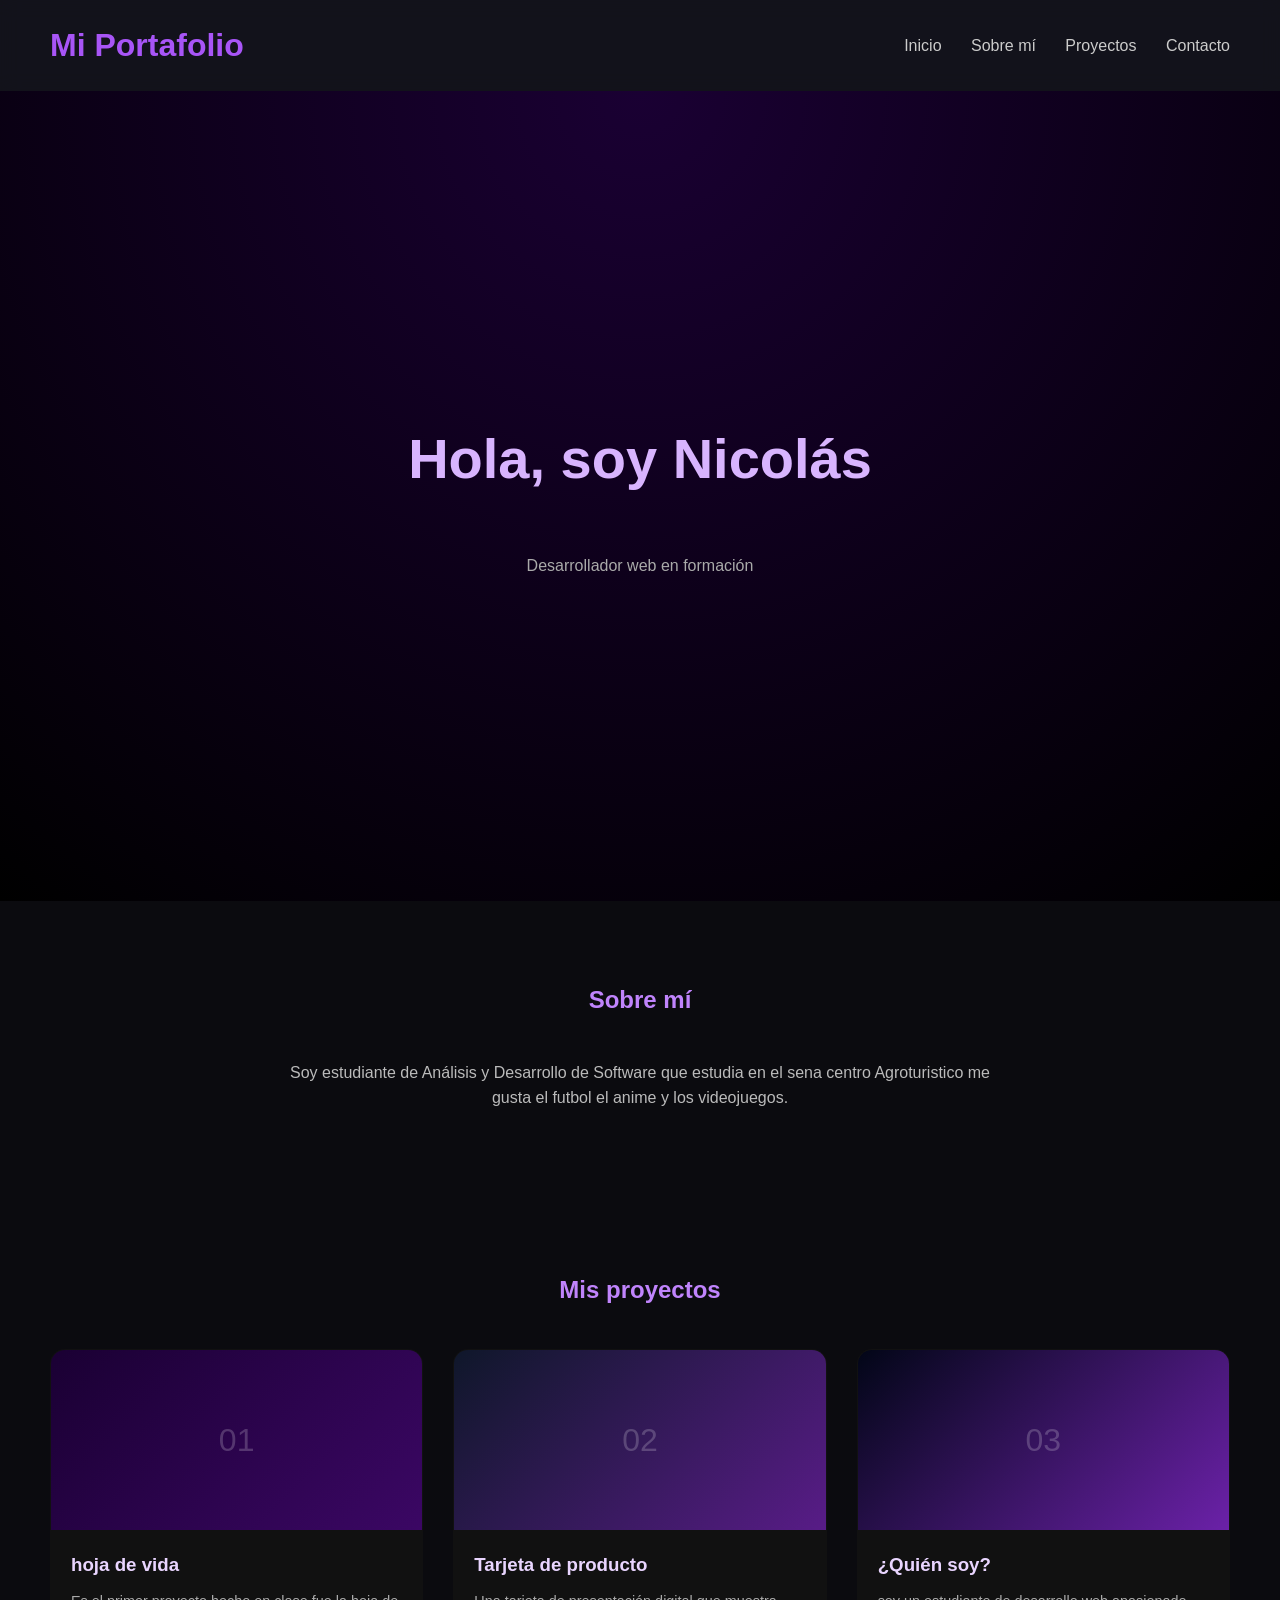
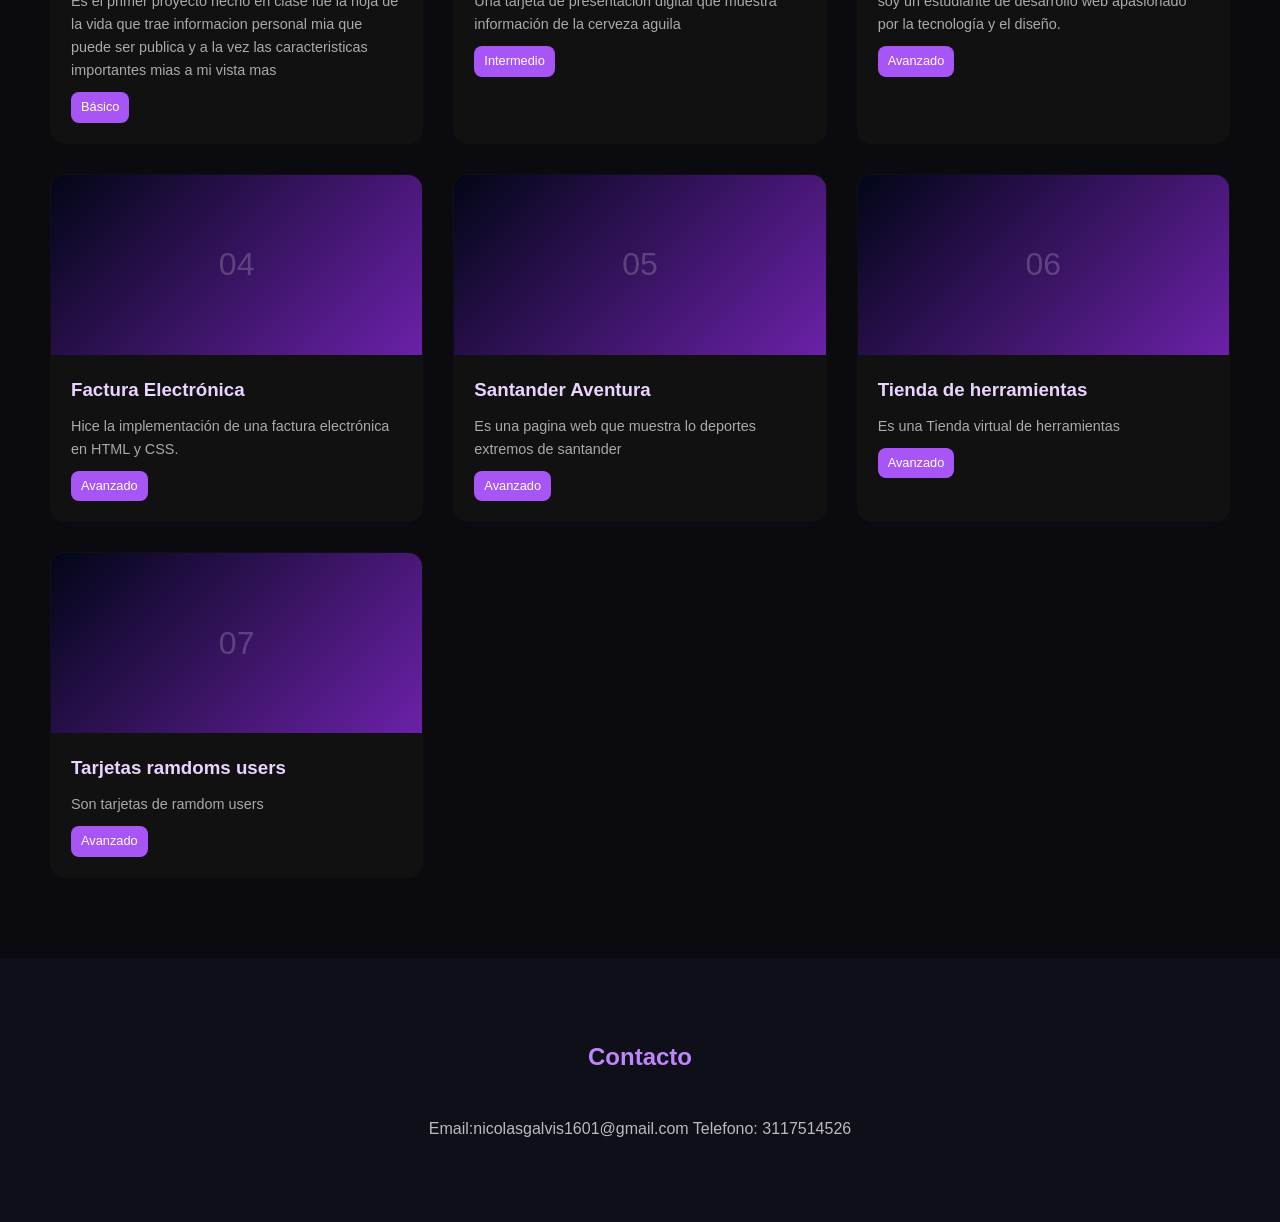
<file: index.html>
<!DOCTYPE html>
<html lang="es">
<head>
    <meta charset="UTF-8">
    <title>Portafolio de Nicolas</title>
    <link rel="stylesheet" href="estilos.css">
</head>
<body>

    <header>
        <h1>Mi Portafolio</h1>
        <nav>
            <a href="#inicio">Inicio</a>
            <a href="#sobre">Sobre mí</a>
            <a href="#proyectos">Proyectos</a>
            <a href="#contacto">Contacto</a>
        </nav>
    </header>

    <section id="inicio" class="hero">
        <h2>Hola, soy Nicolás</h2>
        <p>Desarrollador web en formación</p>
    </section>

    <section id="sobre">
        <h2>Sobre mí</h2>
        <p>Soy estudiante de Análisis y Desarrollo de Software que estudia en el sena centro Agroturistico
            me gusta el futbol el anime y los videojuegos.</p>
    </section>

        <section id="proyectos">
                <main class="main">
        <div class="container">
            <h2 class="section-title">Mis proyectos</h2>
            
            <div class="galeria">
                <a href="./Hoja de Vida Nicolas Galvis/index.html" class="proyecto-card">
                    <div class="proyecto-imagen proyecto-1">
                        <span class="numero-proyecto">01</span>
                        <div class="overlay">
                            <span class="ver-mas">Ver Proyecto →</span>
                        </div>  
                    </div>
                    <div class="proyecto-info">
                        <h3>hoja de vida</h3>
                        <p>Es el primer proyecto hecho en clase fue la hoja de la vida que trae informacion personal mia que puede ser publica y a la vez las caracteristicas importantes mias a mi vista mas  </p>
                        <span class="etiqueta">Básico</span>
                    </div>
                </a>

                <a href="./tarjeta de producto aguila/index.html" class="proyecto-card">
                    <div class="proyecto-imagen proyecto-2">
                        <span class="numero-proyecto">02</span>
                        <div class="overlay">
                            <span class="ver-mas">Ver Proyecto →</span>
                        </div>
                    </div>
                    <div class="proyecto-info">
                        <h3>Tarjeta de producto</h3>
                        <p>Una tarjeta de presentación digital que muestra información de la cerveza aguila</p>
                        <span class="etiqueta">Intermedio</span>
                    </div>
                </a>

             
                <a href="./quien soy/index.html" class="proyecto-card">
                    <div class="proyecto-imagen proyecto-3">
                        <span class="numero-proyecto">03</span>
                        <div class="overlay">
                            <span class="ver-mas">Ver Proyecto →</span>
                        </div>
                    </div>
                    <div class="proyecto-info">
                        <h3>¿Quién soy?</h3>
                        <p>soy un estudiante de desarrollo web apasionado por la tecnología y el diseño.</p>
                        <span class="etiqueta">Avanzado</span>
                    </div>
                </a>
                <a href="./Factura 1/index.html" class="proyecto-card">
                    <div class="proyecto-imagen proyecto-4">
                        <span class="numero-proyecto">04</span>
                        <div class="overlay">
                            <span class="ver-mas">Ver Proyecto →</span>
                        </div>
                    </div>
                    <div class="proyecto-info">
                        <h3>Factura Electrónica</h3>
                        <p>Hice la implementación de una factura electrónica en HTML y CSS.</p>
                        <span class="etiqueta">Avanzado</span>
                    </div>
                </a>

            
                <a href="./Brief 5/index.html" class="proyecto-card">
                    <div class="proyecto-imagen proyecto-5">
                        <span class="numero-proyecto">05</span>
                        <div class="overlay">
                            <span class="ver-mas">Ver Proyecto →</span>
                        </div>
                    </div>
                    <div class="proyecto-info">
                        <h3>Santander Aventura</h3>
                        <p>Es una pagina web que muestra lo deportes extremos de santander</p>
                        <span class="etiqueta">Avanzado</span>
                    </div>
                </a>
                <a href="./Tienda de herramientas/index.html" class="proyecto-card">
                    <div class="proyecto-imagen proyecto-6">
                        <span class="numero-proyecto">06</span>
                        <div class="overlay">
                            <span class="ver-mas">Ver Proyecto →</span>
                        </div>
                    </div>
                    <div class="proyecto-info">
                        <h3>Tienda de herramientas</h3>
                        <p>Es una Tienda virtual de herramientas</p>
                        <span class="etiqueta">Avanzado</span>
                    </div>
                </a>
                 <a href="./100 perfiles/index.html" class="proyecto-card">
                    <div class="proyecto-imagen proyecto-7">
                        <span class="numero-proyecto">07</span>
                        <div class="overlay">
                            <span class="ver-mas">Ver Proyecto →</span>
                        </div>
                    </div>
                    <div class="proyecto-info">
                        <h3>Tarjetas ramdoms users</h3>
                        <p>Son tarjetas de ramdom users </p>
                        <span class="etiqueta">Avanzado</span>
                    </div>
                </a>
    </section>
            </div>
        </div>
    </main>

    <section id="contacto">
        <h2>Contacto</h2>
        <p>Email:nicolasgalvis1601@gmail.com
                Telefono: 3117514526
        </p>
    </section>

</body>
</html>
</file>
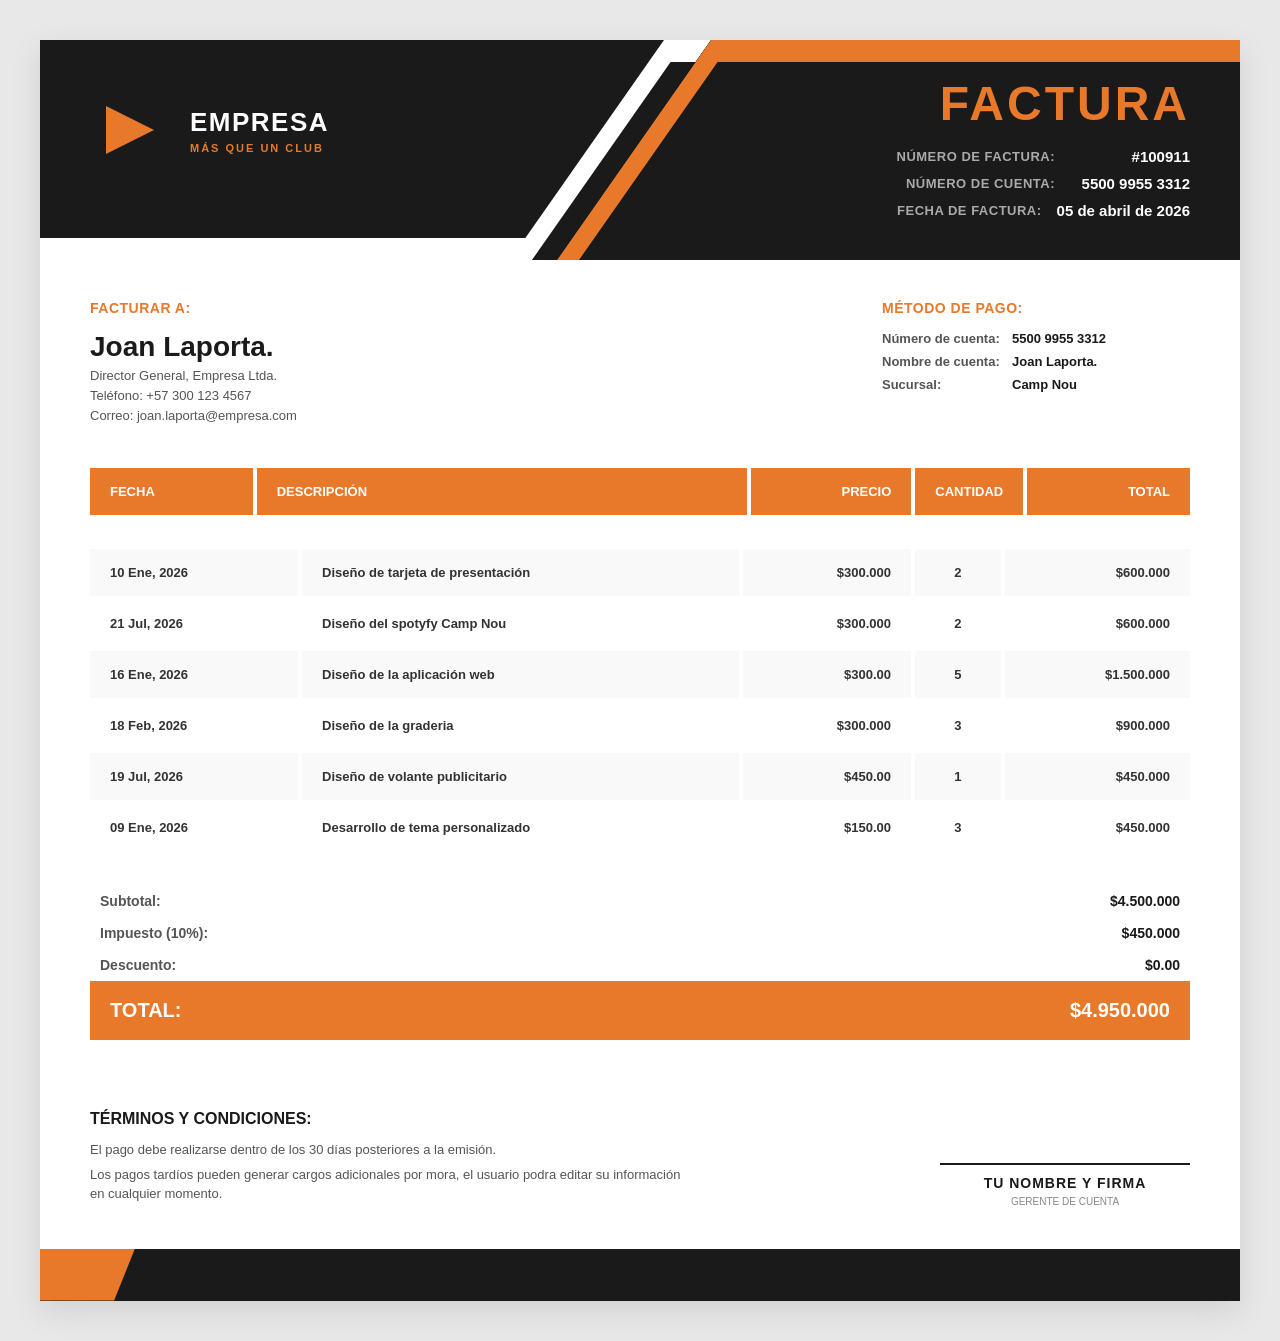
<file: Factura 1/index.html>
<!DOCTYPE html>
<html lang="es">
<head>
    <meta charset="UTF-8">
    <meta name="viewport" content="width=device-width, initial-scale=1.0">
    <title>Factura FC BARCELONA</title>
    <link rel="stylesheet" href="styles.css">
</head>
<body>

    <div class="main-wrapper">
        
        <header class="encabezado">
            <div class="header-left">
                <div class="img_header">
                    <svg viewBox="0 0 100 100" fill="none" xmlns="http://www.w3.org/2000/svg">
                        <path d="M20 20L80 50L20 80V20Z" fill="#e8792b"/>
                    </svg>
                </div>
                <div class="headerA">
                    <h2>EMPRESA</h2>
                    <p>más que un club</p>
                </div>
            </div>

            <div class="headerB">
                <h1>Factura</h1>
                <div class="factura-info">
                    <div class="factura-row">
                        <span class="factura-label">Número de factura:</span>
                        <span class="factura-value">#100911</span>
                    </div>
                    <div class="factura-row">
                        <span class="factura-label">Número de cuenta:</span>
                        <span class="factura-value">5500 9955 3312</span>
                    </div>
                    <div class="factura-row">
                        <span class="factura-label">Fecha de factura:</span>
                        <span class="factura-value">05 de abril de 2026</span>
                    </div>
                </div>
            </div>
        </header>

        <main class="cuerpo-factura">
            
            <section class="invoice-info">
                <div class="invoice-to">
                    <h3 class="orange-title">Facturar a:</h3>
                    <h4 class="client-name">Joan Laporta.</h4>
                    <p>Director General, Empresa Ltda.</p>
                    <p>Teléfono: +57 300 123 4567</p>
                    <p>Correo: joan.laporta@empresa.com</p>
                </div>
                <div class="payment-method">
                    <h3 class="orange-title">Método de pago:</h3>
                    <div class="payment-row">
                        <span class="pay-label">Número de cuenta:</span>
                        <span class="pay-value">5500 9955 3312</span>
                    </div>
                    <div class="payment-row">
                        <span class="pay-label">Nombre de cuenta:</span>
                        <span class="pay-value">Joan Laporta.</span>
                    </div>
                    <div class="payment-row">
                        <span class="pay-label">Sucursal:</span>
                        <span class="pay-value">Camp Nou</span>
                    </div>
                </div>
            </section>

            <table class="invoice-table">
                <thead>
                    <tr>
                        <th class="col-date">Fecha</th>
                        <th class="col-desc">Descripción</th>
                        <th class="col-price text-right">Precio</th>
                        <th class="col-qty text-center">Cantidad</th>
                        <th class="col-total text-right">Total</th>
                    </tr>
                </thead>
                   
            </section>

            <table class="invoice-table">
                <tbody>
                    <tr>
                        <td>10 Ene, 2026</td>
                        <td>Diseño de tarjeta de presentación</td>
                        <td class="text-right">$300.000</td>
                        <td class="text-center">2</td>
                        <td class="text-right">$600.000</td>
                    </tr>
                     <tr>
                        <td>21 Jul, 2026</td>
                        <td>Diseño del spotyfy Camp Nou</td>
                        <td class="text-right">$300.000</td>
                        <td class="text-center">2</td>
                        <td class="text-right">$600.000</td>
                    </tr>
                     <tr>
                        <td>16 Ene, 2026</td>
                        <td>Diseño de la aplicación web</td>
                        <td class="text-right">$300.00</td>
                        <td class="text-center">5</td>
                        <td class="text-right">$1.500.000</td>
                    </tr>
                     <tr>
                        <td>18 Feb, 2026</td>
                        <td> Diseño de la graderia</td>
                        <td class="text-right">$300.000</td>
                        <td class="text-center">3</td>
                        <td class="text-right">$900.000</td>
                    </tr>
                    <tr>
                        <td>19 Jul, 2026</td>
                        <td>Diseño de volante publicitario</td>
                        <td class="text-right">$450.00</td>
                        <td class="text-center">1</td>
                        <td class="text-right">$450.000</td>
                    </tr>
                    <tr>
                        <td>09 Ene, 2026</td>
                        <td>Desarrollo de tema personalizado</td>
                        <td class="text-right">$150.00</td>
                        <td class="text-center">3</td>
                        <td class="text-right">$450.000</td>
                    </tr>
                </tbody>
            </table>

            <section class="invoice-summary">
                <div class="summary-box">
                    <div class="summary-row">
                        <span class="summary-label">Subtotal:</span>
                        <span>$4.500.000</span>
                    </div>
                    <div class="summary-row">
                        <span class="summary-label">Impuesto (10%):</span>
                        <span>$450.000</span>
                    </div>
                    <div class="summary-row">
                        <span class="summary-label">Descuento:</span>
                        <span>$0.00</span>
                    </div>
                    <div class="total-bar">
                        <span>TOTAL:</span>
                        <span class="total-amount">$4.950.000</span>
                    </div>
                </div>
            </section>
        </main>

        <footer class="invoice-footer">
            <div class="terms-conditions">
                <h3 class="black-title">Términos y condiciones:</h3>
                <p>El pago debe realizarse dentro de los 30 días posteriores a la emisión.</p>
                <p>Los pagos tardíos pueden generar cargos adicionales por mora, el usuario podra
                     editar su información en cualquier momento.</p>
            </div>
            <div class="signature-box">
                <div class="signature-line"></div>
                <p>Tu nombre y firma</p>
                <small style="color: #888; text-transform: uppercase; font-size: 10px;">Gerente de cuenta</small>
            </div>
        </footer>

        <div class="footer-decoration">
            <div class="footer-orange"></div>
            <div class="footer-white"></div>
            <div class="footer-black"></div>
        </div>

    </div>

</body>
</html>
</file>
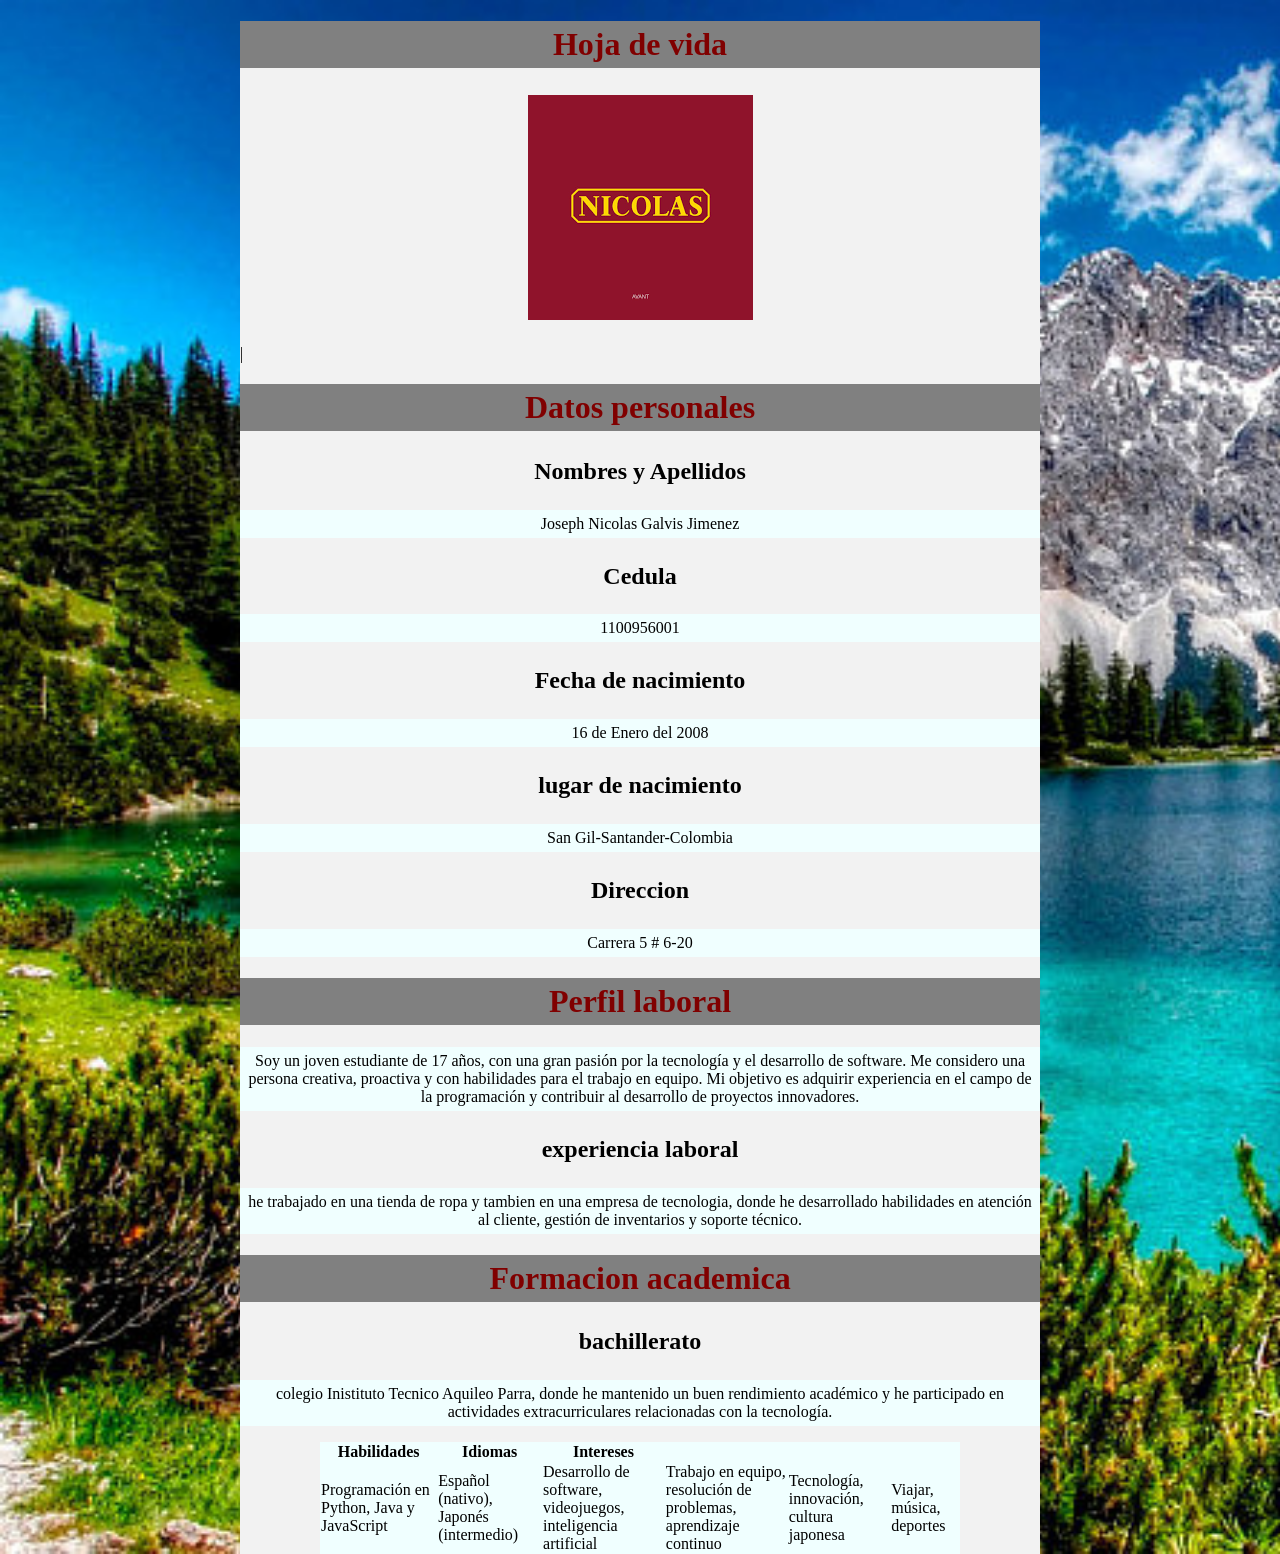
<file: Hoja de Vida Nicolas Galvis/index.html>
<!DOCTYPE html>
<html lang="en">
<head>
    <meta charset="UTF-8">
    <meta name="viewport" content="width=device-width, initial-scale=1.0">
    <link rel="stylesheet" href="./styles.css">
    <title>Hoja de vida</title>
</head>
<body>
    <div class="otrotono">
        
   
    <div>
        <h1 class="emcabezado">Hoja de vida</h1>
        <p class="atributos" ><img src="descarga.png" alt="foto de perfil"></p>
        |<h1 class="emcabezado">Datos personales</h1>

        <h2 class="subtitulos">Nombres y Apellidos </h2>
        <p class="parrafo">Joseph Nicolas Galvis Jimenez</p>

        <h2 class="subtitulos">Cedula</h2>
        <p class="parrafo">1100956001</p>
            
        <h2 class="subtitulos">Fecha de nacimiento</h2>
        <p class="parrafo"> 16 de Enero del 2008</p>

        <h2 class="subtitulos">lugar de nacimiento</h2>
        <p class="parrafo"> San Gil-Santander-Colombia</p>

        <h2 class="subtitulos">Direccion</h2>
        <p class="parrafo"> Carrera 5 # 6-20</p>

        <h1 class="emcabezado">Perfil laboral</h1>
        <p class="parrafo">Soy un joven estudiante de 17 años, con una gran pasión por la tecnología y el desarrollo de software. 
            Me considero una persona creativa, proactiva y con habilidades para el trabajo en equipo. Mi objetivo es adquirir 
            experiencia en el campo de la programación y contribuir al desarrollo de proyectos innovadores.</p>

            <h2 class="subtitulos">experiencia laboral</h2>
            <p class="parrafo">he trabajado en una tienda de ropa y tambien en una empresa de tecnologia, 
                donde he desarrollado habilidades en atención al cliente, gestión de inventarios y soporte técnico.</p>

        <h1 class="emcabezado">Formacion academica</h1>
        <h2 class="subtitulos">bachillerato</h2>
        <p class="parrafo"> colegio Inistituto Tecnico Aquileo Parra, donde
            he mantenido un buen rendimiento académico y he participado en actividades extracurriculares
            relacionadas con la tecnología.</p>
 

    </div>
    <div>
        <table class="tabla1">
            <thead>
                <tr>
                    <th>Habilidades</th>
                    <th>Idiomas</th>
                    <th>Intereses</th>
                </tr>
            </thead>
            <tbody>
                <tr>
                    <td>Programación en Python, Java y JavaScript</td>
                    <td>Español (nativo), Japonés (intermedio)</td>
                    <td>Desarrollo de software, videojuegos, inteligencia artificial</td>
                    <td>Trabajo en equipo, resolución de problemas, aprendizaje continuo</td>
                    <td>Tecnología, innovación, cultura japonesa</td>
                    <td>Viajar, música, deportes</td>
                    
            
                </tr>
        </table>
    </div>
     </div>
</body>
</html>
</file>
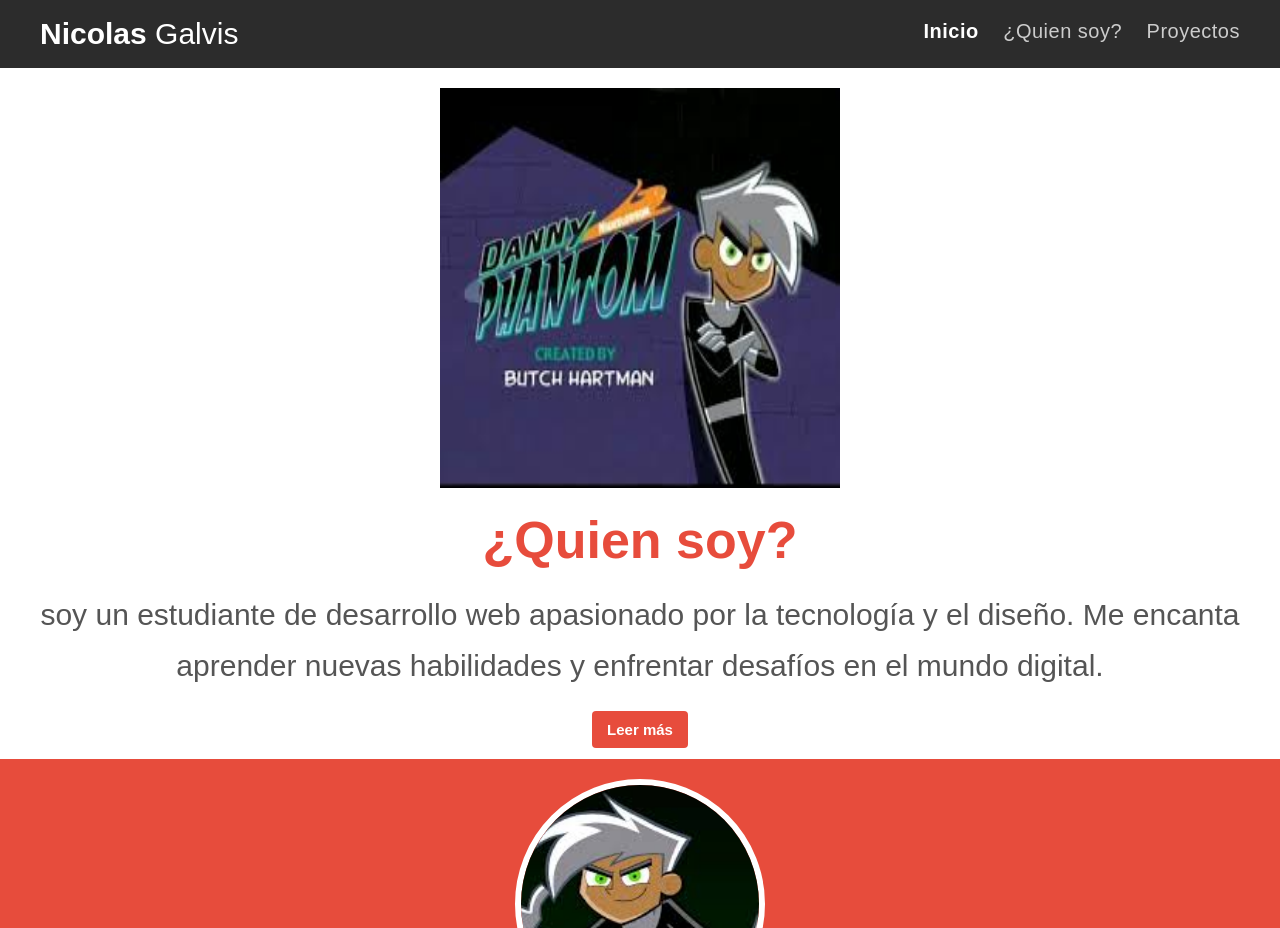
<file: quien soy/index.html>
<!DOCTYPE html>
  <html lang="es">
  <meta name="viewport" content="width=device-width, initial-scale=1.0">
  <head>
      <meta charset="UTF-8">
      <title>Nicolas Galvis</title>
      <link rel="stylesheet" href="./index.css">
  </head>

  <body>

      <nav>
          <span class="nombre-nav"><b>Nicolas </b>Galvis</span>
          <span class="enlaces-nav">
              <a href="#inicio" class="activo">Inicio</a>
              <a href="#quien">¿Quien soy?</a>
              <a href="#proyectos">Proyectos</a>
          </span>
      </nav>

      <main>

          <section class="inicio" id="inicio">
              <div class="imagen-inicio">
                  <img style="height: 400px; width: 600px;" src="descarga.jpg33.jpg" alt="Ilustración">
              </div>
              <div class="texto-inicio">
                  <h1>¿Quien soy?</h1>
                  <p>soy un estudiante de desarrollo web apasionado por la tecnología y el diseño.
  Me encanta aprender nuevas habilidades y enfrentar desafíos en el mundo digital. </p>
                  <a href="#quien" class="boton-rojo">Leer más</a>
              </div>
          </section>

      
          <section class="quien-soy" id="quien">
              <img class="foto-perfil" src="44.jpg" alt="Nicolas Galvis">
              <p style="color: white; font-size: 30px;">
                  "Soy un apasionado del desarrollo web, siempre buscando aprender y crear experiencias digitales
                  impactantes. Mi objetivo es combinar creatividad y tecnología para construir soluciones innovadoras
                que mejoren la vida de las personas tambien quiero seguir adelante y aprender siempre."
                </p>
              <p style="color: white; font-size: 30px; margin-top:10px;">- Nicolas Galvis</p>
          </section>

      
          <section class="proyectos" id="proyectos">
              <h2>Mis proyectos</h2>
              <div class="contenedor-tarjetas">

                  <div class="tarjeta">
                      <img src="descarga.png" alt="Proyecto 1">
                      <div class="cuerpo-tarjeta">
                          <h3>Hoja De Vida</h3>
                          <p>Proyecto donde diseñamos nuestra hoja de vida usando conceptos basicos con HTML y CSS,
                              colocando a prueba nuestros conomientos hasta el momento añidendo nuestra hoja de vida.</p>
                          <a href="#" class="boton-rojo">Ver proyecto</a>
                      </div>
                  </div>

                  <div class="tarjeta">
                      <img src="Aguila cerveza.jpg" alt="Proyecto 2">
                      <div class="cuerpo-tarjeta">
                          <h3>Tarjeta De Presentacion</h3>
                          <p>Proyecto para aprender a usar diferentes colores y tonalidades en CSS sacando nuestra capacidad
                              artistica con esta herramienta,creando marcadores de colores y utilizando herramientas.</p>
                          <a href="#" class="boton-rojo">Ver proyecto</a>
                      </div>
                  </div>

                  <div class="tarjeta">
                      <img src="44.jpg" alt="Proyecto 3">
                      <div class="cuerpo-tarjeta">
                          <h3>Quien Soy</h3>
                          <p>Proyecto donde se construye una pagina imitando el diseño de otra como ejemplo
                              y hacerla lo mas funcional posible con caracteristicas nuestras de quienes creemos ser esta pagina es en la que estamos. </p>
                          <a href="#" class="boton-rojo">Ver proyecto</a>
                      </div>
                  </div>

                  <div class="tarjeta">
                      <img src="descarga.jpg33.jpg" alt="Proyecto 4">
                      <div class="cuerpo-tarjeta">
                          <h3>Portafolio</h3>
                          <p>Proyecto donde crearemos una pagina para ser usada como nuestro portafolio y poder 
                              llevar las evidencias de todos los demas proyectos que hemos y sigamos haciendo mas adelante.</p>
                          <a href="#" class="boton-rojo">Ver proyecto</a>
                      </div>
                  </div>

              </div>
          </section>

          <footer>
              <b>
                  <p class="footer">© 2026 Nicolas Galvis (El filosofo)</p>
              </b>
          </footer>

      </main>

  </body>

  </html>
</file>
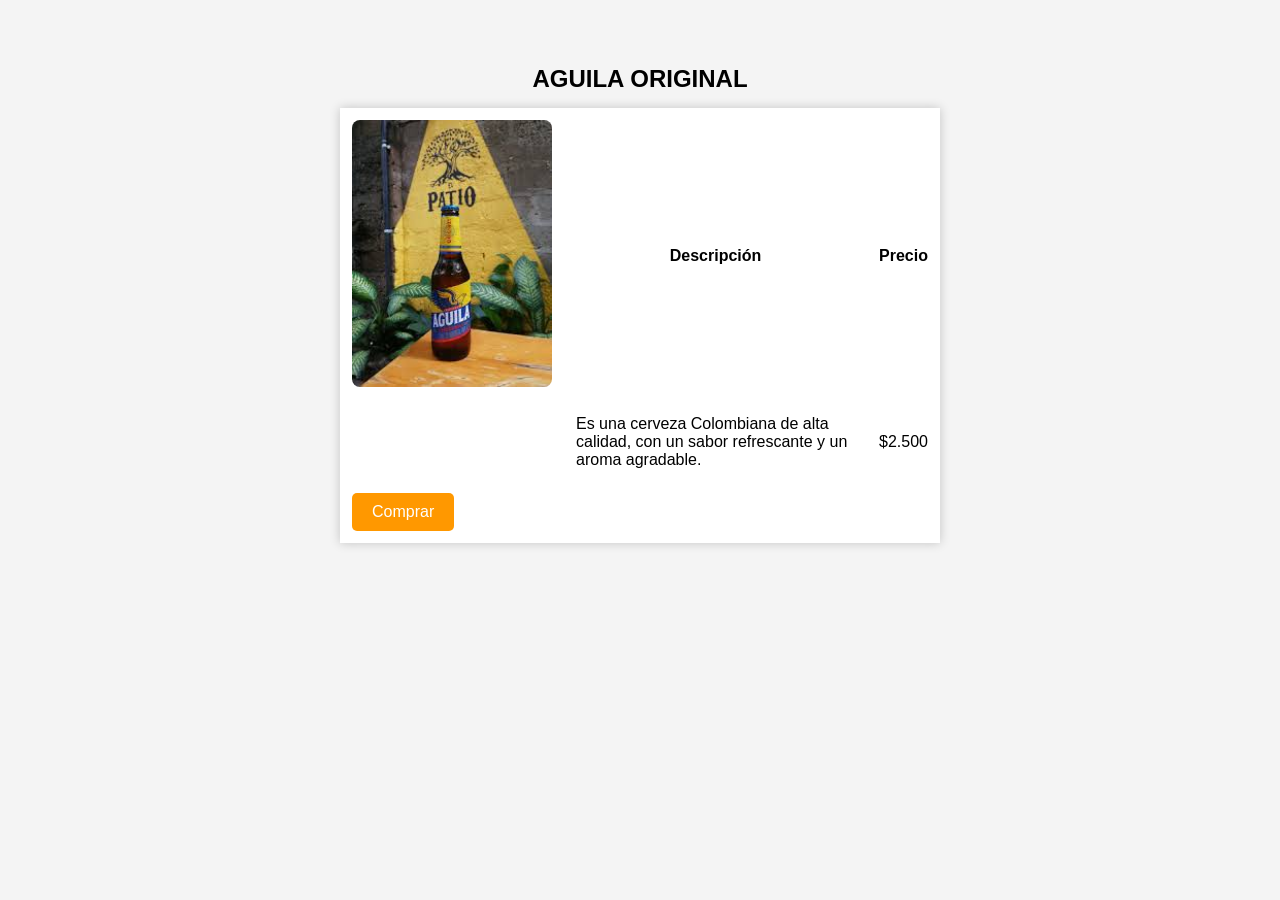
<file: tarjeta de producto aguila/index.html>
<!DOCTYPE html>
<html lang="es">

<head>
    <meta charset="UTF-8">
    <meta name="viewport" content="width=device-width, initial-scale=1.0">
    <title>Producto</title>
    <link rel="stylesheet" href="styles.css">
</head>

<body>
    <table cellpadding="10">
        <caption><b>AGUILA ORIGINAL</b></caption>
        <thead>
            <tr>
                <th rowspan="3">
                    <img src="Aguila cerveza.jpg" width="200">
                </th>
                <th>Descripción</th>
                <th>Precio</th>
            </tr>
        </thead>
        <tbody>
            <tr>
                <td></td>
                <td>
                    Es una cerveza Colombiana de alta calidad,
                    con un sabor refrescante y un aroma agradable.
                </td>
                <td>$2.500</td>
            </tr>
            <tr>
                <td colspan="2">
                    <button>Comprar</button>
                </td>
            </tr>
        </tbody>
    </table>
</body>

</html>
</file>
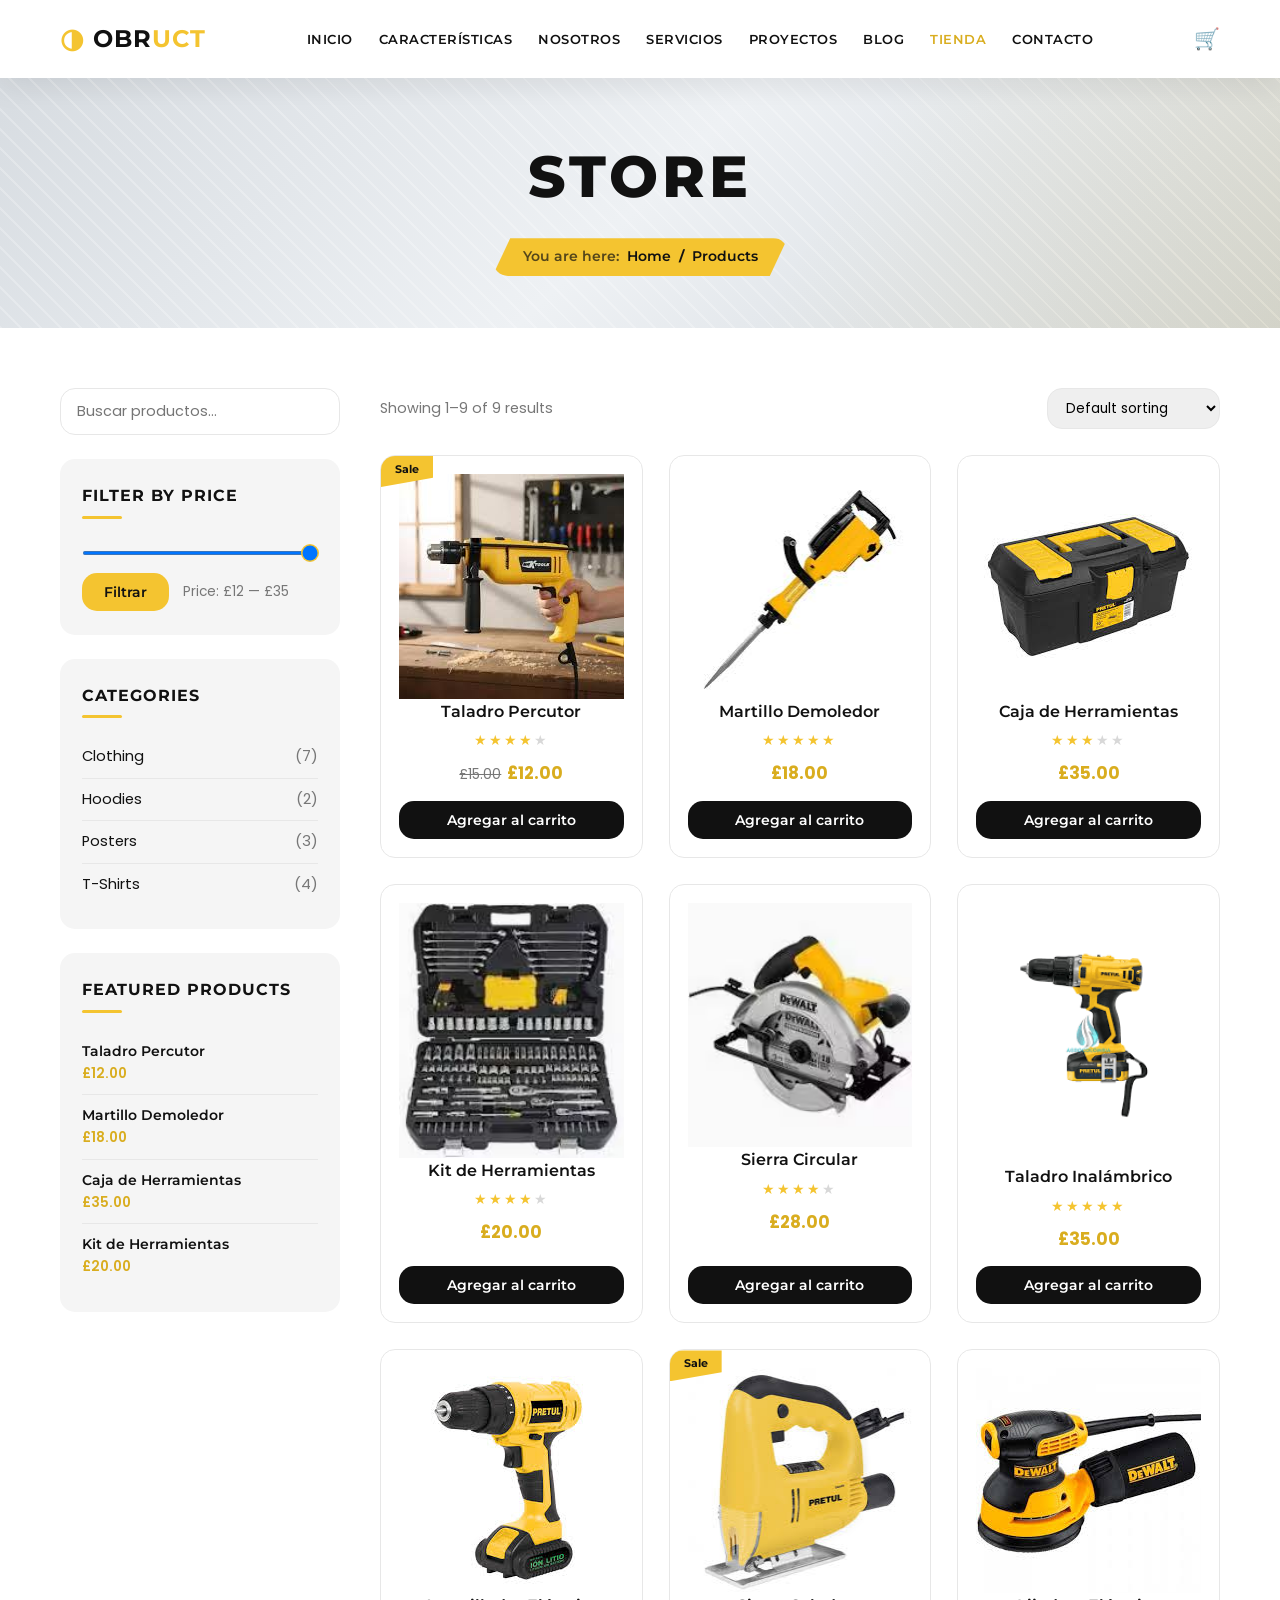
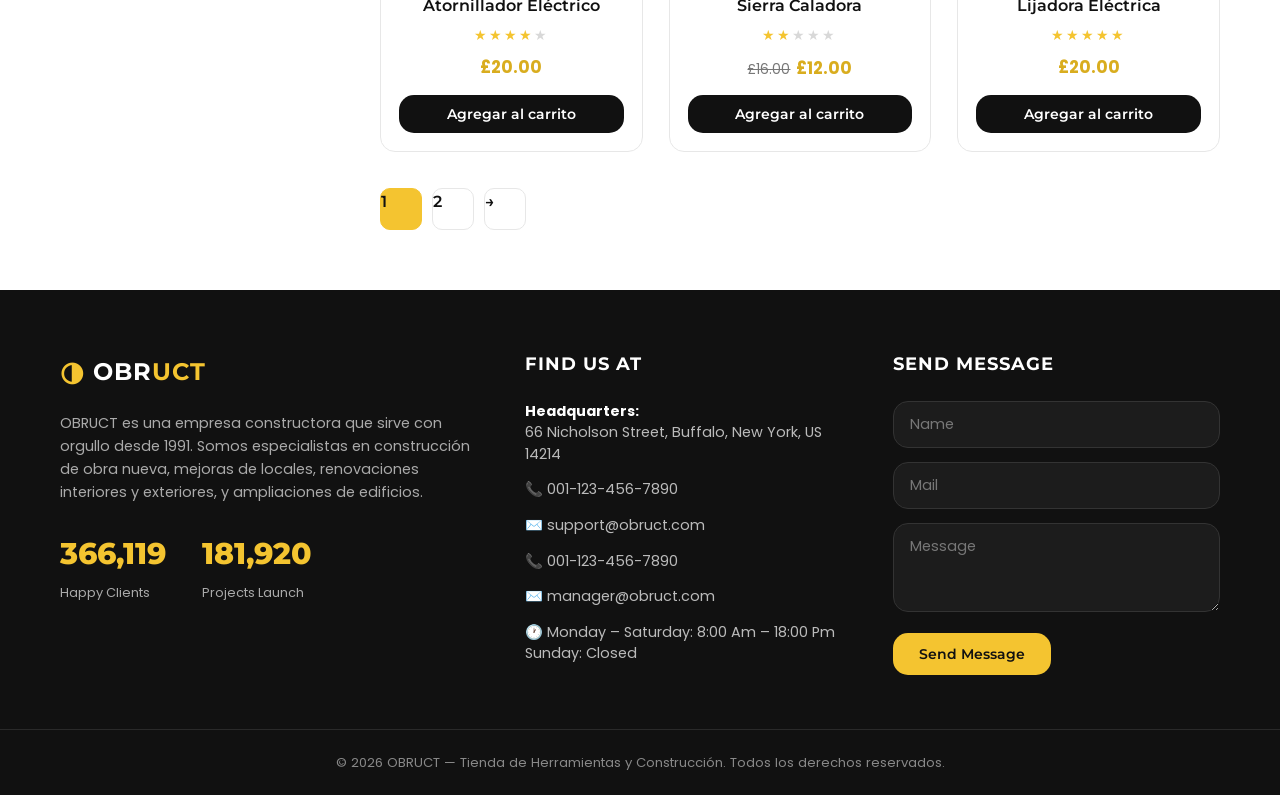
<file: Tienda de herramientas/index.html>
<!DOCTYPE html>
<html lang="es">
<head>
  <meta charset="UTF-8" />
  <meta name="viewport" content="width=device-width, initial-scale=1.0" />
  <title>OBRUCT — Tienda de Herramientas y Construcción</title>

  <link rel="preconnect" href="https://fonts.googleapis.com" />
  <link rel="preconnect" href="https://fonts.gstatic.com" crossorigin />
  <link
    href="https://fonts.googleapis.com/css2?family=Montserrat:wght@500;600;700;800&family=Poppins:wght@300;400;500;600;700&display=swap"
    rel="stylesheet"
  />

  <link rel="stylesheet" href="styles (1).css" />
</head>
<body>

  <header class="header" id="inicio">
    <div class="container header__inner">


      <input type="checkbox" id="nav-toggle" class="nav-toggle" hidden />

      <a href="#inicio" class="logo">
        <span class="logo__mark">◑</span>
        <span class="logo__text">OBR<strong>UCT</strong></span>
      </a>


      <nav class="nav">
        <ul class="nav__list">
          <li><a href="#inicio" class="nav__link">Inicio</a></li>
          <li><a href="#caracteristicas" class="nav__link">Características</a></li>
          <li><a href="#nosotros" class="nav__link">Nosotros</a></li>
          <li><a href="#servicios" class="nav__link">Servicios</a></li>
          <li><a href="#proyectos" class="nav__link">Proyectos</a></li>
          <li><a href="#blog" class="nav__link">Blog</a></li>
          <li><a href="#tienda" class="nav__link nav__link--store">Tienda</a></li>
          <li><a href="#contacto" class="nav__link">Contacto</a></li>
        </ul>
      </nav>


      <div class="header__actions">
        <span class="cart-btn" aria-label="Carrito">🛒</span>
      
        <label for="nav-toggle" class="hamburger" aria-label="Abrir menú">
          <span></span><span></span><span></span>
        </label>
      </div>

    </div>
  </header>

  <section class="banner" id="tienda">
    <div class="banner__overlay"></div>
    <div class="container banner__inner">
      <h1 class="banner__title">STORE</h1>
      <div class="breadcrumb">
        <span class="breadcrumb__label">You are here:</span>
        <span>Home</span> <span class="breadcrumb__sep">/</span> <span>Products</span>
      </div>
    </div>
  </section>

  <main class="store container" id="caracteristicas">
    <div class="store__grid">

      <aside class="sidebar">

        <div class="search">
          <input type="text" placeholder="Buscar productos..." aria-label="Buscar productos" />
        </div>

        <div class="widget">
          <h3 class="widget__title">FILTER BY PRICE</h3>
          <input type="range" class="price-slider" min="12" max="35" value="35" />
          <div class="price-filter">
            <button class="btn btn--filter">Filtrar</button>
            <span class="price-filter__text">Price: £12 — £35</span>
          </div>
        </div>

        <div class="widget" id="servicios">
          <h3 class="widget__title">CATEGORIES</h3>
          <ul class="cats">
            <li><a href="#">Clothing <span>(7)</span></a></li>
            <li><a href="#">Hoodies <span>(2)</span></a></li>
            <li><a href="#">Posters <span>(3)</span></a></li>
            <li><a href="#">T-Shirts <span>(4)</span></a></li>
          </ul>
        </div>

        <div class="widget" id="proyectos">
          <h3 class="widget__title">FEATURED PRODUCTS</h3>
          <ul class="featured">
            <li>
              <div>
                <div class="featured__name">Taladro Percutor</div>
                <div class="featured__price">£12.00</div>
              </div>
            </li>
            <li>
              <div>
                <div class="featured__name">Martillo Demoledor</div>
                <div class="featured__price">£18.00</div>
              </div>
            </li>
            <li> 
              <div>
                <div class="featured__name">Caja de Herramientas</div>
                <div class="featured__price">£35.00</div>
              </div>
            </li>
            <li>
              <div>
                <div class="featured__name">Kit de Herramientas</div>
                <div class="featured__price">£20.00</div>
              </div>
            </li>
          </ul>
        </div>

      </aside>


      <section class="products">
        <div class="products__bar">
          <span class="products__count">Showing 1–9 of 9 results</span>
          <select class="products__sort" aria-label="Ordenar productos">
            <option>Default sorting</option>
            <option>Precio: bajo a alto</option>
            <option>Precio: alto a bajo</option>
            <option>Por valoración</option>
          </select>
        </div>

        <div class="products__grid">
        <article class="card">
          <span class="card__badge">Sale</span>
          <img src="imagenes de tienda/taladro percutir.jpg" alt="Taladro Percutor" class="card__image" />
          <h3 class="card__name">Taladro Percutor</h3>
          <div class="card__stars">★★★★<span class="dim">★</span></div>
          <div class="card__price"><span class="old">£15.00</span>£12.00</div>
          <button class="card__add">Agregar al carrito</button>
        </article>
        <article class="card">
          <img src="imagenes de tienda/martillo demoledor.jpg" alt="Martillo Demoledor" class="card__image" />
          <h3 class="card__name">Martillo Demoledor</h3>
          <div class="card__stars">★★★★★</div>
          <div class="card__price">£18.00</div>
          <button class="card__add">Agregar al carrito</button>
        </article>
        <article class="card">
          <img src="imagenes de tienda/caja de herramientas.jpg" alt="Caja de Herramientas" class="card__image" />
          <h3 class="card__name">Caja de Herramientas</h3>
          <div class="card__stars">★★★<span class="dim">★</span><span class="dim">★</span></div>
          <div class="card__price">£35.00</div>
          <button class="card__add">Agregar al carrito</button>
        </article>
        <article class="card">
          <img src="imagenes de tienda/kit de hherramientas.avif" alt="Kit de Herramientas" class="card__image" />
          <h3 class="card__name">Kit de Herramientas</h3>
          <div class="card__stars">★★★★<span class="dim">★</span></div>
          <div class="card__price">£20.00</div>
          <button class="card__add">Agregar al carrito</button>
        </article>
        <article class="card">
          <img src="imagenes de tienda/sierra circulas.avif" alt="Sierra Circular" class="card__image" />
          <h3 class="card__name">Sierra Circular</h3>
          <div class="card__stars">★★★★<span class="dim">★</span></div>
          <div class="card__price">£28.00</div>
          <button class="card__add">Agregar al carrito</button>
        </article>
        <article class="card">
          <img src="imagenes de tienda/taladro inalambrico.png" alt="Taladro Inalámbrico" class="card__image" />
          <h3 class="card__name">Taladro Inalámbrico</h3>
          <div class="card__stars">★★★★★</div>
          <div class="card__price">£35.00</div>
          <button class="card__add">Agregar al carrito</button>
        </article>
        <article class="card">
          <img src="imagenes de tienda/atornillador electrico.jpg" alt="Atornillador Eléctrico" class="card__image" />
          <h3 class="card__name">Atornillador Eléctrico</h3>
          <div class="card__stars">★★★★<span class="dim">★</span></div>
          <div class="card__price">£20.00</div>
          <button class="card__add">Agregar al carrito</button>
        </article>
        <article class="card">
          <img src="imagenes de tienda/sierra caladora.jpg" alt="Sierra Caladora" class="card__image" />
          <span class="card__badge">Sale</span>
          <h3 class="card__name">Sierra Caladora</h3>
          <div class="card__stars">★★<span class="dim">★</span><span class="dim">★</span><span class="dim">★</span></div>
          <div class="card__price"><span class="old">£16.00</span>£12.00</div>
          <button class="card__add">Agregar al carrito</button>
        </article>
        <article class="card">
          <img src="imagenes de tienda/lijadora electrica.jpg" alt="Lijadora Eléctrica" class="card__image" />
          <h3 class="card__name">Lijadora Eléctrica</h3>
          <div class="card__stars">★★★★★</div>
          <div class="card__price">£20.00</div>
          <button class="card__add">Agregar al carrito</button>
        </article>
        </div>

        <nav class="pagination">
          <a href="#" class="pagination__page is-active">1</a>
          <a href="#" class="pagination__page">2</a>
          <a href="#" class="pagination__page">→</a>
        </nav>
      </section>

    </div>
  </main>


  <footer class="footer" id="contacto">
    <div class="container footer__grid">

      <!-- A. Sobre nosotros -->
      <div class="footer__col" id="nosotros">
        <a href="#inicio" class="logo logo--light">
          <span class="logo__mark">◑</span>
          <span class="logo__text">OBR<strong>UCT</strong></span>
        </a>
        <p class="footer__about">
          OBRUCT es una empresa constructora que sirve con orgullo desde 1991.
          Somos especialistas en construcción de obra nueva, mejoras de locales,
          renovaciones interiores y exteriores, y ampliaciones de edificios.
        </p>
        <div class="stats">
          <div class="stat">
            <span class="stat__num">366,119</span>
            <span class="stat__label">Happy Clients</span>
          </div>
          <div class="stat">
            <span class="stat__num">181,920</span>
            <span class="stat__label">Projects Launch</span>
          </div>
        </div>
      </div>

      <!-- B. Contacto -->
      <div class="footer__col" id="blog">
        <h3 class="footer__title">FIND US AT</h3>
        <ul class="contact-list">
          <li><strong>Headquarters:</strong><br />66 Nicholson Street, Buffalo, New York, US 14214</li>
          <li>📞 001-123-456-7890</li>
          <li>✉️ support@obruct.com</li>
          <li>📞 001-123-456-7890</li>
          <li>✉️ manager@obruct.com</li>
          <li>🕐 Monday – Saturday: 8:00 Am – 18:00 Pm<br />Sunday: Closed</li>
        </ul>
      </div>


      <div class="footer__col">
        <h3 class="footer__title">SEND MESSAGE</h3>
        <form class="contact-form" action="mailto:support@obruct.com" method="post" enctype="text/plain">
          <input type="text" name="name" placeholder="Name" required />
          <input type="email" name="mail" placeholder="Mail" required />
          <textarea name="message" rows="3" placeholder="Message" required></textarea>
          <button type="submit" class="btn btn--yellow">Send Message</button>
        </form>
      </div>

    </div>

    <div class="footer__bottom">
      <p>© 2026 OBRUCT — Tienda de Herramientas y Construcción. Todos los derechos reservados.</p>
    </div>
  </footer>

</body>
</html>
</file>
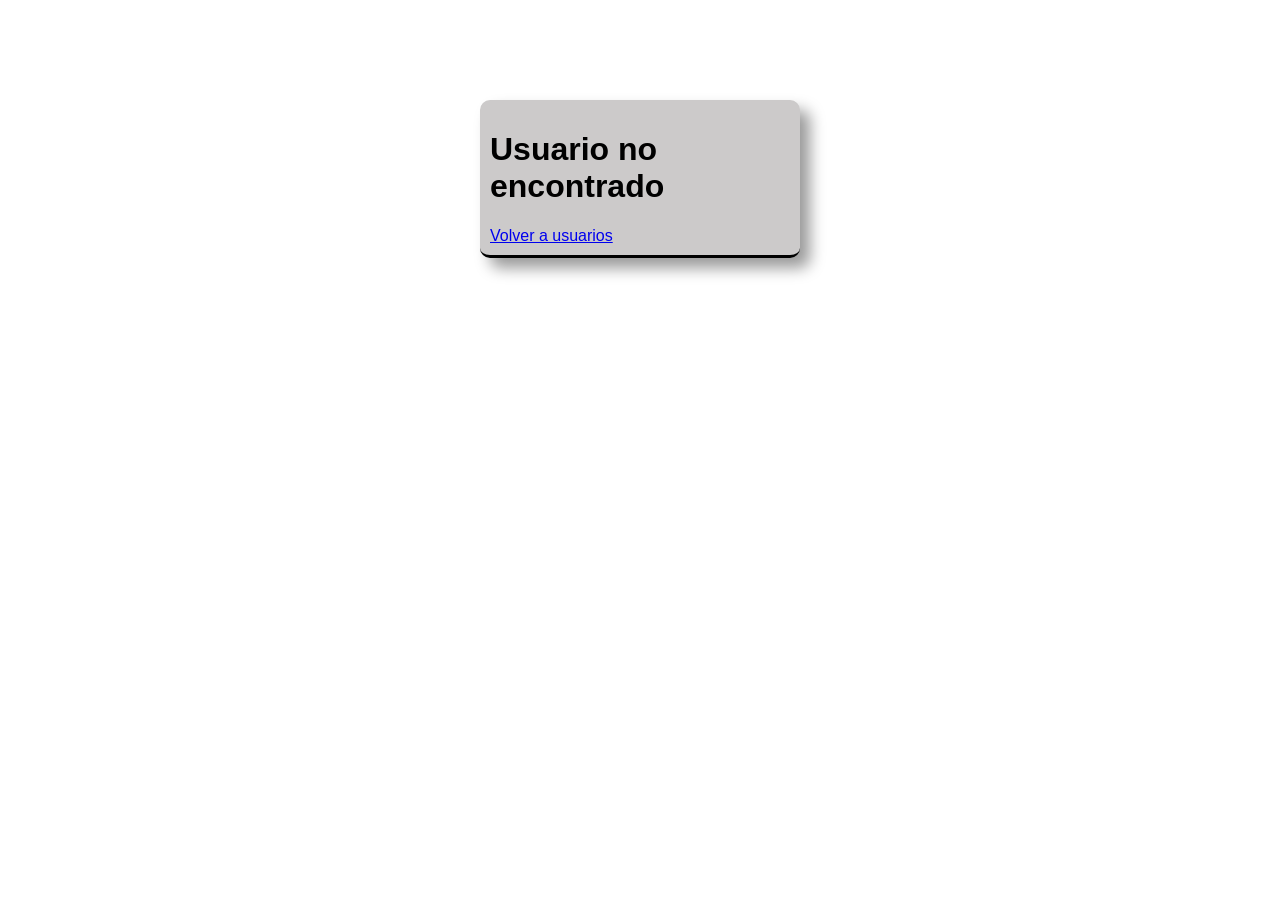
<file: 100 perfiles/perfil.html>
<!DOCTYPE html>
<html lang="es">

<head>

    <meta charset="UTF-8">

    <meta
        name="viewport"
        content="width=device-width, initial-scale=1.0"
    >

    <title>Perfil de usuario</title>

    <link rel="stylesheet" href="perfil.css">

</head>

<body>

    <div class="tarjeta">
        <h1 id="nombre"></h1>
        <img
            id="avatar"
            alt="Foto del usuario"
        >
        <p id="telefono"></p>
        <p id="edad"></p>
        <p id="gmail"></p>
        <p id="ciudad"></p>
        <a href="index.html">
            Volver a usuarios
        </a>

    </div>


    <script>

        document.addEventListener("DOMContentLoaded", () => {

            const parametros =
                new URLSearchParams(window.location.search)

            const idUsuario =
                parametros.get("id")

            const usuarios =
                JSON.parse(
                    localStorage.getItem("usuarios")
                ) || []

            const usuario =
                usuarios.find(
                    usuario =>
                        usuario.login.uuid === idUsuario
                )

            if (!usuario) {

                document.querySelector(".tarjeta").innerHTML = `

                    <h1>Usuario no encontrado</h1>

                    <a href="index.html">
                        Volver a usuarios
                    </a>

                `
                return

            }
            const nombre =
                document.getElementById("nombre")
            const img =
                document.getElementById("avatar")
            const telefono =
                document.getElementById("telefono")
            const edad =
                document.getElementById("edad")
            const gmail =
                document.getElementById("gmail")
            const ciudad =
                document.getElementById("ciudad")

            nombre.textContent =
                `${usuario.name.first} ${usuario.name.last}`
            img.src =
                usuario.picture.large
            telefono.textContent =
                `Teléfono: ${usuario.cell}`
            edad.textContent =
                `Edad: ${usuario.dob.age}`
            gmail.textContent =
                `Correo: ${usuario.email}`
            ciudad.textContent =
                `Ciudad: ${usuario.location.city}`

        })

    </script>

</body>

</html>
</file>
<file: estilos.css>
* {
    margin: 0;
    padding: 0;
    box-sizing: border-box;
}


body {
    font-family: 'Segoe UI', Arial, sans-serif;
    background: #0b0b0f;
    color: #ffffff;
    line-height: 1.6;
}

header {
    display: flex;
    justify-content: space-between;
    align-items: center;
    padding: 20px 50px;
    background: rgba(20, 20, 30, 0.8);
    backdrop-filter: blur(10px);
    position: sticky;
    top: 0;
}

header h1 {
    color: #a855f7;
}

nav a {
    color: #ccc;
    margin-left: 25px;
    text-decoration: none;
    transition: 0.3s;
}

nav a:hover {
    color: #c084fc;
}

.hero {
    height: 90vh;
    display: flex;
    flex-direction: column;
    justify-content: center;
    align-items: center;
    background: radial-gradient(circle at top, #1a0033, #000);
    text-align: center;
}

.hero h2 {
    font-size: 3.5rem;
    color: #d8b4fe;
}

.hero p {
    margin-top: 10px;
    color: #aaa;
}

section {
    padding: 80px 50px;
}

h2 {
    text-align: center;
    margin-bottom: 40px;
    color: #c084fc;
}

#sobre p {
    max-width: 700px;
    margin: auto;
    text-align: center;
    color: #bbb;
}

.container {
    max-width: 1200px;
    margin: auto;
}

.galeria {
    display: grid;
    grid-template-columns: repeat(auto-fit, minmax(280px, 1fr));
    gap: 30px;
}

.proyecto-card {
    text-decoration: none;
    color: white;
    background: #111;
    border-radius: 15px;
    overflow: hidden;
    transition: 0.4s;
    border: 1px solid transparent;
}

.proyecto-card:hover {
    transform: translateY(-10px) scale(1.02);
    border: 1px solid #a855f7;
    box-shadow: 0 0 20px rgba(168, 85, 247, 0.4);
}
.proyecto-imagen {
    height: 180px;
    position: relative;
    display: flex;
    align-items: center;
    justify-content: center;
}

.proyecto-1 { background: linear-gradient(135deg, #1a0033, #3b0764); }
.proyecto-2 { background: linear-gradient(135deg, #0f172a, #581c87); }
.proyecto-3 { background: linear-gradient(135deg, #020617, #6b21a8); }
.proyecto-4 { background: linear-gradient(135deg, #020617, #6b21a8); }
.proyecto-5 { background: linear-gradient(135deg, #020617, #6b21a8); }
.proyecto-6 { background: linear-gradient(135deg, #020617, #6b21a8); }
.proyecto-7 { background: linear-gradient(135deg, #020617, #6b21a8); }

.numero-proyecto {
    font-size: 2rem;
    color: rgba(255,255,255,0.2);
}

.overlay {
    position: absolute;
    width: 100%;
    height: 100%;
    background: rgba(0,0,0,0.7);
    display: flex;
    justify-content: center;
    align-items: center;
    opacity: 0;
    transition: 0.3s;
}

.proyecto-card:hover .overlay {
    opacity: 1;
}

.ver-mas {
    color: #c084fc;
    font-weight: bold;
}

.proyecto-info {
    padding: 20px;
}

.proyecto-info h3 {
    margin-bottom: 10px;
    color: #e9d5ff;
}

.proyecto-info p {
    font-size: 0.9rem;
    color: #aaa;
}

.etiqueta {
    display: inline-block;
    margin-top: 10px;
    padding: 5px 10px;
    background: #a855f7;
    border-radius: 8px;
    font-size: 0.8rem;
}

#contacto {
    background: #0f0f1a;
    text-align: center;
}

#contacto p {
    color: #bbb;
}
</file>
<file: Factura 1/styles.css>
* {
    margin: 0;
    padding: 0;
    box-sizing: border-box;
}

body {
    background-color: #e8e8e8;
    font-family: "Helvetica Neue", Helvetica, Arial, sans-serif;
    padding: 40px 20px;
}

.main-wrapper {
    display: flex;
    flex-direction: column;
    max-width: 1200px;
    margin: 0 auto;
    background-color: #ffffff;
    box-shadow: 0 10px 30px rgba(0, 0, 0, 0.1);
    position: relative;
    overflow: hidden;
}


.encabezado {
    display: flex;
    justify-content: space-between;
    align-items: flex-start;
    padding: 35px 50px 30px 50px;
    background-color: #1a1a1a;
    color: #ffffff;
    position: relative;
    margin-bottom: 40px;
    min-height: 220px;
}

.encabezado::before,
.encabezado::after {
    content: '';
    position: absolute;
    top: 0;
    left: 52%;
    height: 100%;
    z-index: 1;
    transform: skewX(-35deg);
    transform-origin: top left;
}

.encabezado::before {
    left: 0;
    width: 100%;
    background-color: #ffffff;
    clip-path: polygon(0 calc(100% - 22px),
            52% calc(100% - 22px),
            52% 0,
            calc(52% + 47px) 0,
            calc(52% + 47px) 22px,
            calc(52% + 22px) 22px,
            calc(52% + 22px) 100%,
            0 100%);
}

.encabezado::after {
    width: 75%;
    background-color: #e8792b;
    clip-path: polygon(47px 0,
            100% 0,
            100% 22px,
            69px 22px,
            69px 100%,
            47px 100%);
}

.header-left {
    display: flex;
    align-items: center;
    position: relative;
    z-index: 2;
    margin-top: 15px;
    width: 40%;
}

.img_header {
    width: 80px;
    display: flex;
    justify-content: center;
    align-items: center;
    flex-shrink: 0;
}

.img_header img {
    width: 100%;
    height: auto;

}

.headerA {
    display: flex;
    flex-direction: column;
    justify-content: center;
    align-items: flex-start;
    gap: 4px;
    margin-left: 20px;
}

.headerA h2 {
    font-size: 26px;
    color: #ffffff;
    font-weight: 800;
    letter-spacing: 1.5px;
}

.headerA p {
    font-size: 11px;
    color: #e8792b;
    letter-spacing: 2px;
    text-transform: uppercase;
    font-weight: 700;
}


.headerB {
    display: flex;
    flex-direction: column;
    align-items: flex-end;
    justify-content: center;
    text-align: right;
    z-index: 2;
    margin-top: 5px;
    width: 50%;
}

.headerB h1 {
    font-size: 48px;
    margin-bottom: 20px;
    color: #e8792b;
    font-weight: 900;
    letter-spacing: 3px;
    text-transform: uppercase;
    line-height: 1;
}

.factura-info {
    display: flex;
    flex-direction: column;
    gap: 10px;
}

.factura-row {
    display: flex;
    justify-content: flex-end;
    gap: 15px;
    align-items: center;
}

.factura-label {
    font-size: 13px;
    color: #aaaaaa;
    font-weight: 600;
    text-transform: uppercase;
    letter-spacing: 0.5px;
}

.factura-value {
    font-size: 15px;
    color: #ffffff;
    font-weight: 700;
    min-width: 120px;
    text-align: right;
}


.cuerpo-factura {
    padding: 0 50px 30px 50px;
}

.invoice-info {
    display: flex;
    justify-content: space-between;
    margin-bottom: 40px;
}

.invoice-to,
.payment-method {
    width: 28%;
}

.orange-title {
    color: #e8792b;
    font-size: 14px;
    text-transform: uppercase;
    font-weight: 800;
    margin-bottom: 15px;
    letter-spacing: 0.5px;
}

.client-name {
    font-size: 28px;
    color: #1a1a1a;
    font-weight: 800;
    margin-bottom: 5px;
}

.invoice-to p {
    font-size: 13px;
    color: #555555;
    margin-bottom: 5px;
    font-weight: 500;
}

.payment-row {
    display: flex;
    margin-bottom: 8px;
    font-size: 13px;
    color: #1a1a1a;
    font-weight: 700;
}

.pay-label {
    width: 130px;
    color: #555555;
    font-weight: 600;
}

.pay-value {
    flex: 1;
}


.invoice-table {
    width: 100%;
    border-collapse: collapse;
    margin-bottom: 30px;
}

.invoice-table th,
.invoice-table td {
    padding: 16px 20px;
    font-size: 13px;
    border-right: 4px solid #ffffff;
    border-bottom: 4px solid #ffffff;
}

.invoice-table th:last-child,
.invoice-table td:last-child {
    border-right: none;
}

.invoice-table th {
    background-color: #e8792b;
    color: #ffffff;
    font-weight: 700;
    text-transform: uppercase;
    text-align: left;
    white-space: nowrap;
}

.invoice-table th.col-date {
    width: 15%;
}

.invoice-table th.col-desc {
    width: 45%;
}

.invoice-table th.col-price {
    width: 15%;
}

.invoice-table th.col-qty {
    width: 10%;
}

.invoice-table th.col-total {
    width: 15%;
}

.invoice-table tbody tr:nth-child(odd) td {
    background-color: #f9f9f9;
}

.invoice-table tbody tr td {
    color: #333333;
    font-weight: 600;
}

.text-right {
    text-align: right !important;
}

.text-center {
    text-align: center !important;
}

.invoice-summary {
    display: flex;
    justify-content: flex-end;
    margin-bottom: 30px;
}

.summary-box {
    width: 1250px;
}

.summary-row {
    display: flex;
    justify-content: space-between;
    padding: 8px 10px;
    font-size: 14px;
    color: #1a1a1a;
    font-weight: 800;
}

.summary-row .summary-label {
    color: #555555;
    font-weight: 600;
}


.total-bar {
    display: flex;
    justify-content: space-between;
    align-items: center;
    background-color: #e8792b;
    color: #ffffff;
    padding: 18px 20px;
    font-size: 20px;
    font-weight: 800;
}

.total-amount {
    text-align: right;
}


.invoice-footer {
    display: flex;
    justify-content: space-between;
    align-items: flex-end;
    padding: 0 50px 40px 50px;
    margin-top: 10px;
}

.terms-conditions {
    width: 55%;
}

.black-title {
    color: #1a1a1a;
    font-size: 16px;
    margin-bottom: 12px;
    text-transform: uppercase;
    font-weight: 800;
}

.terms-conditions p {
    font-size: 13px;
    color: #555555;
    margin-bottom: 5px;
    line-height: 1.5;
    font-weight: 500;
}

.signature-box {
    width: 250px;
    text-align: center;
}

.signature-line {
    width: 100%;
    height: 2px;
    background-color: #1a1a1a;
    margin-bottom: 10px;
}

.signature-box p {
    font-weight: 700;
    color: #1a1a1a;
    text-transform: uppercase;
    font-size: 14px;
    letter-spacing: 1px;
}


.footer-decoration {
    width: 100%;
    height: 52px;
    background-color: #1a1a1a;
    overflow: hidden;
}


.footer-orange {
    left: 0;
    top: 0;
    width: 95px;
    height: 100%;
    background-color: #e8792b;
    clip-path: polygon(0 0, 100% 0, 78% 100%, 0 100%);
    z-index: 1;
}


.footer-white {
    left: 78px;
    top: 0;
    width: 28px;
    height: 100%;
    background-color: #ffffff;
    clip-path: polygon(18% 0, 100% 0, 82% 100%, 0 100%);
    z-index: 2;
}


.footer-black {
    left: 95px;
    top: 0;
    width: calc(100% - 95px);
    height: 100%;
    background-color: #1a1a1a;
    z-index: 0;
}
</file>
<file: Hoja de Vida Nicolas Galvis/styles.css>
.emcabezado{
    
    padding: 5px;
    text-align: center;
    background-color: grey;
    color:maroon;
}

.subtitulos{
background-color: #f2f2f2;
   padding: 5px;
    text-align: center;
    
}
.parrafo{
    text-align: center;
    color:black;
    background-color: azure;
    padding: 5px;;
}

.foto{
    text-align: center;
}

body{
    background-image:url(./Paisaje\ 2.jpg);
    background-repeat:no-repeat;
     background-size: cover;
     width: 800px;
     margin:0 auto;
}
.atributos{
   padding: 5px;
    text-align: center;
    }
.tabla1{
    margin: 0 auto;
    border-collapse: collapse;
    width: 80%;
    background-color: azure ;
    }
    .otrotono{
        background-color: #f2f2f2;
    }
</file>
<file: quien soy/index.css>
* {
  margin: 0; 
  padding: 0; 
  box-sizing: border-box; 
}

 body {
  height: 100vh; 
  overflow: hidden; 
  font-family:
    "Segoe UI", "Helvetica Neue", sans-serif; 
}


nav {
  background: #2c2c2c; 
  padding: 10px 40px 10px; 
  overflow: hidden; 
}

.nombre-nav {
  float: left; 
  color: white;
  font-size: 30px; 
  font-weight: 300; 
  line-height: 1.6; 
}

.nombre-nav strong {
  font-weight: 700; 
}

.enlaces-nav {
  float: right; 
  line-height: 1.6; 
 margin-top: 5px; 
}
.enlaces-nav a {
  color: #cccccc; 
  text-decoration: none; 
  margin-left: 20px;
  font-size: 20px; 
  letter-spacing: 0.5px;
  transition: color 0.2s; 
}

.enlaces-nav a:hover,
.enlaces-nav a.activo {
  color: white; 
  font-weight: 600; 
}


main {
  height: calc(
    100vh - 40px
  ); 
  overflow-y: auto; 
}

.inicio {
  background: #ffffff; 
  padding: 10px 10px; 
  overflow: hidden; 
  min-height: 420px; 
}

.imagen-inicio {
  float: left; 
  width: 50%; 
  text-align: right; 
  padding-top: 10px; 
  padding-right: 50px;
}

.imagen-inicio img {
  width: 100%; 
  max-width: 400px; 
}

.texto-inicio {
  float: right; 
  width: 50%; 
  padding-top: 10px; 
}

.texto-inicio h1 {
  font-size: 52px; 
  font-weight: 700; 
  color: #e74c3c; 
  margin-bottom: 20px; 
  line-height: 1.1; 
}
.texto-inicio p {
  font-size: 30px; 
  color: #555; 
  line-height: 1.7; 
  margin-bottom: 30px; 
}

.boton-rojo {
  background: #e74c3c;
  color: white; 
  border: none; 
  padding: 10px 15px; 
  font-size: 15px; 
  font-weight: 600; 
  border-radius: 4px; 
  cursor: pointer;
  text-decoration: none;
  transition: background 0.2s; 
}
.boton-rojo:hover {
  background: #c0392b; 
}


.quien-soy {
  background: #e74c3c; 
  padding: 20px 80px;
  text-align: center; 
}
.foto-perfil {
  width: 250px; 
  height: 250px; 
  border-radius: 50%;
  border: 6px solid white;
  margin: 0 auto 40px auto;
  object-fit: cover;
}

.quien-soy blockquote {
  font-size: 30px; 
  color: white; 
  line-height: 1.7; 
  max-width: 800px;
  margin: 0 auto 16px auto; 
}

.quien-soy cite {
  color: rgba(255, 255, 255, 0.8);
  font-size: 15px; 
  font-style: italic; 
}


.proyectos {
  background: #f2f2f2; 
  padding: 20px 20px; 
  overflow: hidden;
}

.proyectos h2 {
  font-size: 38px; 
  font-weight: 700; 
  color: #333; 
  text-align: center;
  margin-bottom: 40px; 
}

.tarjeta {
  float: left;
  width: 24%;
  margin-right: 1%;
  background: white;
  border-radius: 4px;
  overflow: hidden;
  box-shadow: 0 2px 8px rgba(0, 0, 0, 0.1);
  text-align: center;
  min-height: 650px; /* 👈 clave */
}

.tarjeta:last-child {
  margin-right: 0; 
}

.tarjeta img {
  width: 100%; 
  height: 320px; 
  object-fit: cover; 
}

.cuerpo-tarjeta {
  padding: 32px 16px;
}

.cuerpo-tarjeta h3 {
  font-size: 20px; 
  font-weight: 600; 
  color: #333;
  margin-bottom: 12px; 
}

.cuerpo-tarjeta p {
  font-size: 20px; 
  color: #777;
  line-height: 1.6;
  margin-bottom: 20px;
}


footer {
  background: #2c2c2c; 
  color: #aaa; 
  font-size: 12px; 
   padding: 20px 40px 43px; 
  text-align: center; 

  
}

.footer {
 text-align: right;
}





@media (max-width: 800px) {

  nav {
    padding: 10px 20px;
    text-align: center;
  }

  .nombre-nav,
  .enlaces-nav {
    float: none;
    display: block;
    text-align: center;
  }

  .enlaces-nav a {
    display: inline-block;
    margin: 10px 10px;
  }

  .texto-inicio h1 {
    font-size: 28px;
  }

  .texto-inicio p {
    font-size: 18px;
  }

  .tarjeta {
    width: 96%;
    margin-bottom: 20px;
  }

  .quien-soy {
    padding: 20px;
  }

  .foto-perfil {
    width: 180px;
    height: 180px;
  }

  .quien-soy p {
    font-size: 18px !important;
  }

  footer .footer {
    text-align: center;
  }
}
.footer a {
  color: #aaa;
  text-decoration: none;
  margin-left: 10px;
  transition: color 0.2s;
}
.imagen-inicio,
  .texto-inicio {
    float: none;
    width: 100%;
    text-align: center;
    padding: 10px 20px;
  }
</file>
<file: tarjeta de producto aguila/styles.css>
body{
    font-family: Arial, sans-serif;
    background-color: #f4f4f4;
}

table{
    width: 600px;
    margin: 50px auto;
    border-collapse: collapse;
    background: white;
    box-shadow: 0px 0px 10px rgba(0,0,0,0.2);
}

caption{
    font-size: 24px;
    font-weight: bold;
    padding: 15px;
}

th, td{
    padding: 12px;
}

img{
    border-radius: 8px;
}

button{
    background-color: #ff9800;
    color: white;
    border: none;
    padding: 10px 20px;
    font-size: 16px;
    border-radius: 5px;
    cursor: pointer;
}

button:hover{
    background-color: #e68900;
}
</file>
<file: Tienda de herramientas/styles (1).css>
:root {
  --amarillo:      #f4c430;
  --amarillo-osc:  #d9ad1f;
  --negro:         #111111;
  --negro-suave:   #1c1c1c;
  --blanco:        #ffffff;
  --gris-claro:    #f5f5f5;
  --gris-borde:    #e7e7e7;
  --gris-texto:    #777777;

  --radio:         15px;          /* bordes redondeados */
  --sombra:        0 8px 30px rgba(0, 0, 0, 0.08);
  --sombra-hover:  0 16px 40px rgba(0, 0, 0, 0.15);
  --transicion:    0.3s ease;     /* transiciones suaves */

  --fuente-titulo: 'Montserrat', sans-serif;
  --fuente-texto:  'Poppins', sans-serif;
}

* { margin: 0; padding: 0; box-sizing: border-box; }

html { scroll-behavior: smooth; }

body {
  font-family: var(--fuente-texto);
  color: var(--negro);
  background: var(--blanco);
  line-height: 1.6;
}

a { text-decoration: none; color: inherit; }
ul { list-style: none; }
img, svg { display: block; max-width: 100%; }

.container {
  width: 100%;
  max-width: 1200px;
  margin: 0 auto;
  padding: 0 20px;
}

.btn {
  font-family: var(--fuente-titulo);
  font-weight: 600;
  border: none;
  cursor: pointer;
  border-radius: var(--radio);
  padding: 12px 26px;
  transition: all var(--transicion);
  font-size: 0.9rem;
}
.btn--yellow {
  background: var(--amarillo);
  color: var(--negro);
}
.btn--yellow:hover {
  background: var(--amarillo-osc);
  transform: translateY(-3px);
  box-shadow: 0 10px 20px rgba(244, 196, 48, 0.4);
}
.btn--filter {
  background: var(--amarillo);
  color: var(--negro);
  padding: 10px 22px;
}
.btn--filter:hover { background: var(--amarillo-osc); }
.btn--block { width: 100%; }


.header {
  background: var(--blanco);
  box-shadow: var(--sombra);
  position: sticky;
  top: 0;
  z-index: 100;
}
.header__inner {
  display: flex;
  align-items: center;
  justify-content: space-between;
  height: 78px;
}

.logo {
  display: flex;
  align-items: center;
  gap: 8px;
  font-family: var(--fuente-titulo);
  font-weight: 700;
  font-size: 1.5rem;
  letter-spacing: 1px;
}
.logo__mark { color: var(--amarillo); font-size: 1.7rem; }
.logo__text strong { color: var(--amarillo); }
.logo--light { color: var(--blanco); }


.nav__list {
  display: flex;
  gap: 26px;
}
.nav__link {
  font-family: var(--fuente-titulo);
  font-weight: 600;
  font-size: 0.82rem;
  letter-spacing: 0.5px;
  text-transform: uppercase;
  color: var(--negro);
  position: relative;
  padding: 4px 0;
  transition: color var(--transicion);
}
.nav__link::after {
  content: '';
  position: absolute;
  left: 0; bottom: -2px;
  width: 0; height: 2px;
  background: var(--amarillo);
  transition: width var(--transicion);
}
.nav__link:hover::after,
.nav__link.is-active::after { width: 100%; }
.nav__link:hover,
.nav__link.is-active { color: var(--amarillo-osc); }
.nav__link--store { color: var(--amarillo-osc); }

/* Acciones (carrito + hamburguesa) */
.header__actions { display: flex; align-items: center; gap: 16px; }

.cart-btn {
  position: relative;
  background: none;
  border: none;
  font-size: 1.3rem;
  cursor: pointer;
  transition: transform var(--transicion);
}
.cart-btn:hover { transform: scale(1.1); }

/* Botón hamburguesa */
.hamburger {
  display: none;
  flex-direction: column;
  gap: 5px;
  background: none;
  border: none;
  cursor: pointer;
  padding: 6px;
}
.hamburger span {
  width: 26px; height: 3px;
  background: var(--negro);
  border-radius: 3px;
  transition: all var(--transicion);
}
/* Animación a "X" cuando el checkbox está activo */
.nav-toggle:checked ~ .header__actions .hamburger span:nth-child(1) { transform: translateY(8px) rotate(45deg); }
.nav-toggle:checked ~ .header__actions .hamburger span:nth-child(2) { opacity: 0; }
.nav-toggle:checked ~ .header__actions .hamburger span:nth-child(3) { transform: translateY(-8px) rotate(-45deg); }

/* ============================================================
   2. BANNER PRINCIPAL
   ============================================================ */
.banner {
  position: relative;
  min-height: 250px;
  display: flex;
  align-items: center;
  text-align: center;
  background:
    linear-gradient(135deg, #d7dce1 0%, #eef1f4 50%, #cfd5db 100%);
  overflow: hidden;
}
/* textura geométrica de fondo tipo construcción */
.banner::before {
  content: '';
  position: absolute;
  inset: 0;
  background-image:
    repeating-linear-gradient(45deg, rgba(255,255,255,0.4) 0 2px, transparent 2px 14px);
  opacity: 0.6;
}
.banner__overlay {
  position: absolute;
  right: -5%; top: 0;
  width: 55%; height: 100%;
  background: linear-gradient(120deg, transparent 30%, rgba(244,196,48,0.12) 100%);
  clip-path: polygon(20% 0, 100% 0, 100% 100%, 0% 100%);
}
.banner__inner { position: relative; width: 100%; z-index: 2; }
.banner__title {
  font-family: var(--fuente-titulo);
  font-weight: 800;
  font-size: clamp(2.2rem, 6vw, 3.6rem);
  letter-spacing: 4px;
  color: var(--negro);
}
.breadcrumb {
  display: inline-flex;
  align-items: center;
  gap: 8px;
  margin-top: 16px;
  background: var(--amarillo);
  color: var(--negro);
  font-family: var(--fuente-titulo);
  font-weight: 600;
  font-size: 0.85rem;
  padding: 8px 22px;
  border-radius: var(--radio);
  clip-path: polygon(6% 0, 100% 0, 94% 100%, 0% 100%);
  padding-left: 30px; padding-right: 30px;
}
.breadcrumb__label { opacity: 0.7; }
.breadcrumb__sep { color: var(--negro); font-weight: 700; }

/* ============================================================
   3. SECCIÓN TIENDA
   ============================================================ */
.store { padding: 60px 20px; }
.store__grid {
  display: grid;
  grid-template-columns: 280px 1fr;
  gap: 40px;
  align-items: start;
}

/* ----- Sidebar ----- */
.search input {
  width: 100%;
  padding: 12px 16px;
  border: 1px solid var(--gris-borde);
  border-radius: var(--radio);
  font-family: var(--fuente-texto);
  font-size: 0.9rem;
  transition: border var(--transicion);
}
.search input:focus { outline: none; border-color: var(--amarillo); }

.widget {
  background: var(--gris-claro);
  border-radius: var(--radio);
  padding: 24px 22px;
  margin-top: 24px;
}
.widget__title {
  font-family: var(--fuente-titulo);
  font-weight: 700;
  font-size: 1rem;
  letter-spacing: 1px;
  margin-bottom: 18px;
  position: relative;
  padding-bottom: 10px;
}
.widget__title::after {
  content: '';
  position: absolute;
  left: 0; bottom: 0;
  width: 40px; height: 3px;
  background: var(--amarillo);
  border-radius: 3px;
}

.price-slider {
  width: 100%;
  height: 4px;
  border-radius: 4px;
  background: #ddd;
  outline: none;
  margin: 6px 0 18px;
}
.price-slider::-webkit-slider-thumb {
  -webkit-appearance: none;
  width: 18px; height: 18px;
  border-radius: 50%;
  background: var(--amarillo);
  border: 3px solid var(--blanco);
  box-shadow: 0 0 0 1px var(--amarillo);
  cursor: pointer;
  transition: transform var(--transicion);
}
.price-slider::-webkit-slider-thumb:hover { transform: scale(1.2); }
.price-slider::-moz-range-thumb {
  width: 18px; height: 18px;
  border-radius: 50%;
  background: var(--amarillo);
  border: 3px solid var(--blanco);
  cursor: pointer;
}
.price-filter {
  display: flex;
  align-items: center;
  gap: 14px;
}
.price-filter__text { font-size: 0.85rem; color: var(--gris-texto); }

/* Categorías */
.cats li a {
  display: flex;
  justify-content: space-between;
  padding: 9px 0;
  font-size: 0.92rem;
  border-bottom: 1px solid var(--gris-borde);
  transition: all var(--transicion);
}
.cats li:last-child a { border-bottom: none; }
.cats li a:hover { color: var(--amarillo-osc); padding-left: 8px; }
.cats span { color: var(--gris-texto); }

/* Productos destacados */
.featured li {
  display: flex;
  align-items: center;
  gap: 12px;
  padding: 10px 0;
  border-bottom: 1px solid var(--gris-borde);
}
.featured li:last-child { border-bottom: none; }
.featured__thumb {
  width: 54px; height: 54px;
  background: var(--blanco);
  border-radius: 10px;
  display: grid;
  place-items: center;
  flex-shrink: 0;
  border: 1px solid var(--gris-borde);
}
.featured__thumb svg { width: 40px; height: 40px; }
.featured__name {
  font-family: var(--fuente-titulo);
  font-weight: 600;
  font-size: 0.85rem;
}
.featured__price { color: var(--amarillo-osc); font-weight: 600; font-size: 0.85rem; }

/* ----- Productos (grid) ----- */
.products__bar {
  display: flex;
  align-items: center;
  justify-content: space-between;
  margin-bottom: 26px;
  flex-wrap: wrap;
  gap: 12px;
}
.products__count { color: var(--gris-texto); font-size: 0.9rem; }
.products__sort {
  padding: 9px 14px;
  border: 1px solid var(--gris-borde);
  border-radius: var(--radio);
  font-family: var(--fuente-texto);
  font-size: 0.85rem;
  cursor: pointer;
}
.products__sort:focus { outline: none; border-color: var(--amarillo); }

.products__grid {
  display: grid;
  grid-template-columns: repeat(3, 1fr);
  gap: 26px;
}

/* Tarjeta de producto */
.card {
  background: var(--blanco);
  border: 1px solid var(--gris-borde);
  border-radius: var(--radio);
  padding: 18px;
  text-align: center;
  transition: all var(--transicion);
  position: relative;
  overflow: hidden;
  display: flex;
  flex-direction: column;
}
.card:hover {
  transform: translateY(-8px);
  box-shadow: var(--sombra-hover);
  border-color: var(--amarillo);
}
.card__badge {
  position: absolute;
  top: 0; left: 0;
  background: var(--amarillo);
  color: var(--negro);
  font-family: var(--fuente-titulo);
  font-weight: 700;
  font-size: 0.7rem;
  padding: 5px 14px 8px;
  clip-path: polygon(0 0, 100% 0, 100% 70%, 0 100%);
}
.card__img {
  height: 150px;
  display: grid;
  place-items: center;
  margin-bottom: 14px;
}
.card__img svg {
  width: 130px; height: 130px;
  transition: transform var(--transicion);
}
.card:hover .card__img svg { transform: scale(1.08) rotate(-3deg); }

.card__name {
  font-family: var(--fuente-titulo);
  font-weight: 600;
  font-size: 1rem;
  margin-bottom: 6px;
}
.card__stars { color: var(--amarillo); font-size: 0.85rem; margin-bottom: 8px; letter-spacing: 2px; }
.card__stars .dim { color: #d8d8d8; }

.card__price {
  font-weight: 700;
  color: var(--amarillo-osc);
  font-size: 1.05rem;
  margin-bottom: 14px;
}
.card__price .old {
  color: var(--gris-texto);
  text-decoration: line-through;
  font-weight: 400;
  font-size: 0.85rem;
  margin-right: 6px;
}
.card__add {
  margin-top: auto;
  width: 100%;
  background: var(--negro);
  color: var(--blanco);
  border: none;
  border-radius: var(--radio);
  padding: 11px;
  font-family: var(--fuente-titulo);
  font-weight: 600;
  font-size: 0.85rem;
  cursor: pointer;
  transition: all var(--transicion);
}
.card__add:hover { background: var(--amarillo); color: var(--negro); }

/* Paginación */
.pagination {
  display: flex;
  gap: 10px;
  margin-top: 36px;
}
.pagination__page {
  width: 42px; height: 42px;
  border: 1px solid var(--gris-borde);
  background: var(--blanco);
  border-radius: 10px;
  font-family: var(--fuente-titulo);
  font-weight: 600;
  cursor: pointer;
  transition: all var(--transicion);
}
.pagination__page:hover,
.pagination__page.is-active {
  background: var(--amarillo);
  border-color: var(--amarillo);
  color: var(--negro);
}

/* ============================================================
   4. FOOTER OSCURO
   ============================================================ */
.footer {
  background: var(--negro);
  color: #cfcfcf;
  padding-top: 60px;
}
.footer__grid {
  display: grid;
  grid-template-columns: 1.3fr 1fr 1fr;
  gap: 40px;
  padding-bottom: 50px;
}
.footer__title {
  font-family: var(--fuente-titulo);
  font-weight: 700;
  color: var(--blanco);
  font-size: 1.1rem;
  letter-spacing: 1px;
  margin-bottom: 22px;
}
.footer__about { font-size: 0.9rem; margin: 18px 0 26px; color: #aaa; }

/* Estadísticas */
.stats { display: flex; gap: 36px; }
.stat__num {
  display: block;
  font-family: var(--fuente-titulo);
  font-weight: 800;
  font-size: 1.9rem;
  color: var(--amarillo);
}
.stat__label { font-size: 0.8rem; color: #aaa; }

/* Lista de contacto */
.contact-list li {
  font-size: 0.9rem;
  margin-bottom: 14px;
  color: #bbb;
  line-height: 1.5;
}
.contact-list strong { color: var(--blanco); }

/* Formulario */
.contact-form input,
.contact-form textarea {
  width: 100%;
  background: var(--negro-suave);
  border: 1px solid #333;
  border-radius: var(--radio);
  padding: 12px 16px;
  margin-bottom: 14px;
  color: var(--blanco);
  font-family: var(--fuente-texto);
  font-size: 0.9rem;
  resize: vertical;
  transition: border var(--transicion);
}
.contact-form input::placeholder,
.contact-form textarea::placeholder { color: #777; }
.contact-form input:focus,
.contact-form textarea:focus { outline: none; border-color: var(--amarillo); }
.form-feedback {
  font-size: 0.85rem;
  margin-top: 10px;
  min-height: 18px;
}
.form-feedback.ok { color: var(--amarillo); }
.form-feedback.err { color: #ff6b6b; }

.footer__bottom {
  border-top: 1px solid #2a2a2a;
  padding: 22px 0;
  text-align: center;
  font-size: 0.82rem;
  color: #888;
}

/* ============================================================
   ANIMACIONES
   ============================================================ */
@keyframes fadeUp {
  from { opacity: 0; transform: translateY(20px); }
  to   { opacity: 1; transform: translateY(0); }
}
.card { animation: fadeUp 0.5s ease both; }

/* ============================================================
   RESPONSIVE
   ============================================================ */
@media (max-width: 992px) {
  .products__grid { grid-template-columns: repeat(2, 1fr); }
  .footer__grid { grid-template-columns: 1fr 1fr; }
}

@media (max-width: 860px) {
  /* Menú hamburguesa */
  .hamburger { display: flex; }
  .nav {
    position: fixed;
    top: 78px; right: 0;
    width: 260px; max-width: 80vw;
    height: calc(100vh - 78px);
    background: var(--blanco);
    box-shadow: -10px 0 40px rgba(0,0,0,0.1);
    transform: translateX(100%);
    transition: transform var(--transicion);
    padding: 30px 24px;
    z-index: 99;
  }
  /* El checkbox abre el menú (CSS puro, sin JS) */
  .nav-toggle:checked ~ .nav { transform: translateX(0); }
  .nav__list { flex-direction: column; gap: 4px; }
  .nav__link { display: block; padding: 12px 0; border-bottom: 1px solid var(--gris-borde); }

  /* Sidebar arriba */
  .store__grid { grid-template-columns: 1fr; }

  .footer__grid { grid-template-columns: 1fr; gap: 36px; }
}

@media (max-width: 560px) {
  /* Productos en 1 columna */
  .products__grid { grid-template-columns: 1fr; }
  .stats { gap: 24px; }
  .banner { min-height: 200px; }
}
</file>
<file: 100 perfiles/perfil.css>
body {
    font-family: sans-serif;
}

.tarjeta {
    margin: auto;
    margin-top: 100px;
    background-color: rgb(204, 202, 202);
    padding: 10px;
    width: 300px;
    height: auto;
    box-shadow: 10px 10px 15px #0006;
    border-radius: 10px;
    border-bottom: 3px solid #000;
    display: flex;
    flex-direction: column;
    justify-content: center;
}

#nombre {
    text-align: center;
    cursor: pointer;
}

#nombre:hover {
    color: red;
}

#avatar {
    height: 170px;
    width: 170px;
    align-self: center;
    object-fit: cover;
    border-radius: 50%;
    cursor: pointer;
}

#avatar:hover {
    transform: scale(1.06);
}
</file>
